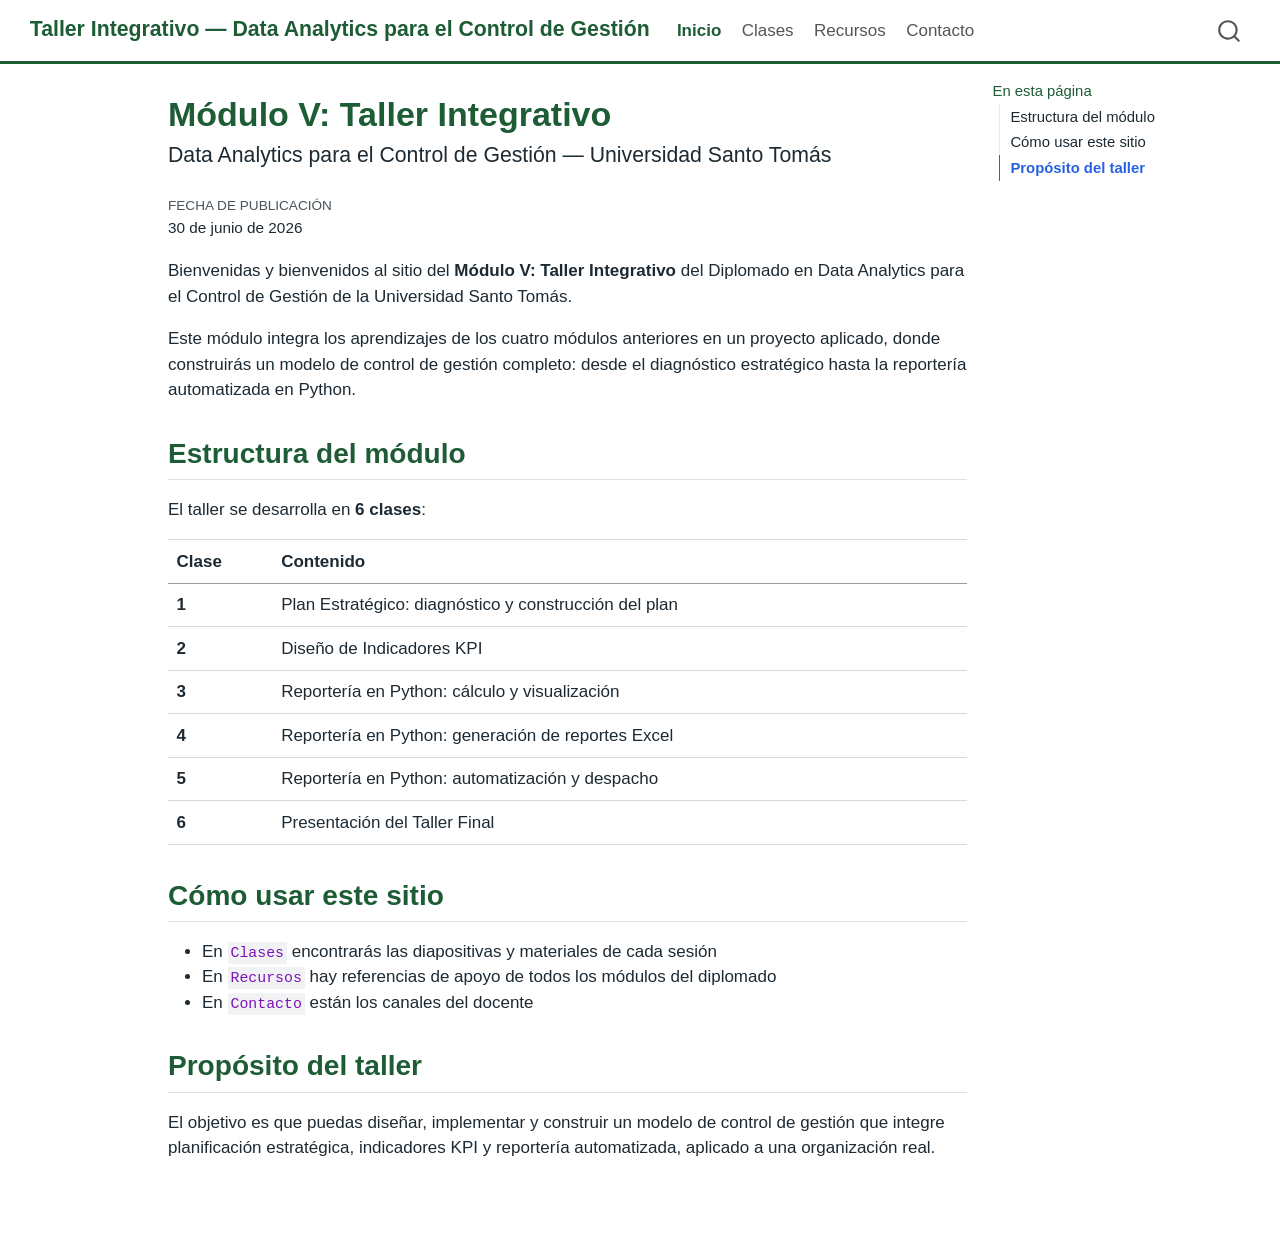
<file: docs/index.html>
<!DOCTYPE html>
<html xmlns="http://www.w3.org/1999/xhtml" lang="es" xml:lang="es"><head>

<meta charset="utf-8">
<meta name="generator" content="quarto-1.9.38">

<meta name="viewport" content="width=device-width, initial-scale=1.0, user-scalable=yes">


<title>Módulo V: Taller Integrativo – Taller Integrativo — Data Analytics para el Control de Gestión</title>
<style>
/* Default styles provided by pandoc.
** See https://pandoc.org/MANUAL.html#variables-for-html for config info.
*/
code{white-space: pre-wrap;}
span.smallcaps{font-variant: small-caps;}
div.columns{display: flex; gap: min(4vw, 1.5em);}
div.column{flex: auto; overflow-x: auto;}
div.hanging-indent{margin-left: 1.5em; text-indent: -1.5em;}
ul.task-list{list-style: none;}
ul.task-list li input[type="checkbox"] {
  width: 0.8em;
  margin: 0 0.8em 0.2em -1em; /* quarto-specific, see https://github.com/quarto-dev/quarto-cli/issues/4556 */ 
  vertical-align: middle;
}
</style>


<script src="site_libs/quarto-nav/quarto-nav.js"></script>
<script src="site_libs/quarto-nav/headroom.min.js"></script>
<script src="site_libs/clipboard/clipboard.min.js"></script>
<script src="site_libs/quarto-search/autocomplete.umd.js"></script>
<script src="site_libs/quarto-search/fuse.min.js"></script>
<script src="site_libs/quarto-search/quarto-search.js"></script>
<meta name="quarto:offset" content="./">
<script src="site_libs/quarto-html/quarto.js" type="module"></script>
<script src="site_libs/quarto-html/tabsets/tabsets.js" type="module"></script>
<script src="site_libs/quarto-html/popper.min.js"></script>
<script src="site_libs/quarto-html/tippy.umd.min.js"></script>
<script src="site_libs/quarto-html/anchor.min.js"></script>
<link href="site_libs/quarto-html/tippy.css" rel="stylesheet">
<link href="site_libs/quarto-html/quarto-syntax-highlighting-15634bcf2e68342d4ad2dfa704d543f6.css" rel="stylesheet" id="quarto-text-highlighting-styles">
<script src="site_libs/bootstrap/bootstrap.min.js"></script>
<link href="site_libs/bootstrap/bootstrap-icons.css" rel="stylesheet">
<link href="site_libs/bootstrap/bootstrap-a0f9fd0d421825b736dc1bbcbcba2219.min.css" rel="stylesheet" append-hash="true" id="quarto-bootstrap" data-mode="light">
<script id="quarto-search-options" type="application/json">{
  "location": "navbar",
  "copy-button": false,
  "collapse-after": 3,
  "panel-placement": "end",
  "type": "overlay",
  "limit": 50,
  "keyboard-shortcut": [
    "f",
    "/",
    "s"
  ],
  "show-item-context": false,
  "language": {
    "search-no-results-text": "No se han encontrado resultados",
    "search-matching-documents-text": "documentos encontrados",
    "search-copy-link-title": "Copiar el enlace en la búsqueda",
    "search-hide-matches-text": "Ocultar resultados adicionales",
    "search-more-match-text": "resultado adicional en este documento",
    "search-more-matches-text": "resultados adicionales en este documento",
    "search-clear-button-title": "Borrar",
    "search-text-placeholder": "",
    "search-detached-cancel-button-title": "Cancelar",
    "search-submit-button-title": "Enviar",
    "search-label": "Buscar"
  }
}</script>


<link rel="stylesheet" href="styles.css">
</head>

<body class="nav-fixed quarto-light">

<div id="quarto-search-results"></div>
  <header id="quarto-header" class="headroom fixed-top">
    <nav class="navbar navbar-expand-lg " data-bs-theme="dark">
      <div class="navbar-container container-fluid">
      <div class="navbar-brand-container mx-auto">
    <a class="navbar-brand" href="./index.html">
    <span class="navbar-title">Taller Integrativo — Data Analytics para el Control de Gestión</span>
    </a>
  </div>
            <div id="quarto-search" class="" title="Buscar"></div>
          <button class="navbar-toggler" type="button" data-bs-toggle="collapse" data-bs-target="#navbarCollapse" aria-controls="navbarCollapse" role="menu" aria-expanded="false" aria-label="Navegación de palanca" onclick="if (window.quartoToggleHeadroom) { window.quartoToggleHeadroom(); }">
  <span class="navbar-toggler-icon"></span>
</button>
          <div class="collapse navbar-collapse" id="navbarCollapse">
            <ul class="navbar-nav navbar-nav-scroll me-auto">
  <li class="nav-item">
    <a class="nav-link active" href="./index.html" aria-current="page"> 
<span class="menu-text">Inicio</span></a>
  </li>  
  <li class="nav-item">
    <a class="nav-link" href="./clases/index.html"> 
<span class="menu-text">Clases</span></a>
  </li>  
  <li class="nav-item">
    <a class="nav-link" href="./recursos.html"> 
<span class="menu-text">Recursos</span></a>
  </li>  
  <li class="nav-item">
    <a class="nav-link" href="./contacto.html"> 
<span class="menu-text">Contacto</span></a>
  </li>  
</ul>
          </div> <!-- /navcollapse -->
            <div class="quarto-navbar-tools">
</div>
      </div> <!-- /container-fluid -->
    </nav>
</header>
<!-- content -->
<div id="quarto-content" class="quarto-container page-columns page-rows-contents page-layout-article page-navbar">
<!-- sidebar -->
<!-- margin-sidebar -->
    <div id="quarto-margin-sidebar" class="sidebar margin-sidebar">
        <nav id="TOC" role="doc-toc" class="toc-active">
    <h2 id="toc-title">En esta página</h2>
   
  <ul>
  <li><a href="#estructura-del-módulo" id="toc-estructura-del-módulo" class="nav-link active" data-scroll-target="#estructura-del-módulo">Estructura del módulo</a></li>
  <li><a href="#cómo-usar-este-sitio" id="toc-cómo-usar-este-sitio" class="nav-link" data-scroll-target="#cómo-usar-este-sitio">Cómo usar este sitio</a></li>
  <li><a href="#propósito-del-taller" id="toc-propósito-del-taller" class="nav-link" data-scroll-target="#propósito-del-taller">Propósito del taller</a></li>
  </ul>
</nav>
    </div>
<!-- main -->
<main class="content" id="quarto-document-content">

<header id="title-block-header" class="quarto-title-block default">
<div class="quarto-title">
<h1 class="title">Módulo V: Taller Integrativo</h1>
<p class="subtitle lead">Data Analytics para el Control de Gestión — Universidad Santo Tomás</p>
</div>



<div class="quarto-title-meta">

    
    <div>
    <div class="quarto-title-meta-heading">Fecha de publicación</div>
    <div class="quarto-title-meta-contents">
      <p class="date">30 de junio de 2026</p>
    </div>
  </div>
  
    
  </div>
  


</header>


<p>Bienvenidas y bienvenidos al sitio del <strong>Módulo V: Taller Integrativo</strong> del Diplomado en Data Analytics para el Control de Gestión de la Universidad Santo Tomás.</p>
<p>Este módulo integra los aprendizajes de los cuatro módulos anteriores en un proyecto aplicado, donde construirás un modelo de control de gestión completo: desde el diagnóstico estratégico hasta la reportería automatizada en Python.</p>
<section id="estructura-del-módulo" class="level2">
<h2 class="anchored" data-anchor-id="estructura-del-módulo">Estructura del módulo</h2>
<p>El taller se desarrolla en <strong>6 clases</strong>:</p>
<table class="caption-top table">
<thead>
<tr class="header">
<th>Clase</th>
<th>Contenido</th>
</tr>
</thead>
<tbody>
<tr class="odd">
<td><strong>1</strong></td>
<td>Plan Estratégico: diagnóstico y construcción del plan</td>
</tr>
<tr class="even">
<td><strong>2</strong></td>
<td>Diseño de Indicadores KPI</td>
</tr>
<tr class="odd">
<td><strong>3</strong></td>
<td>Reportería en Python: cálculo y visualización</td>
</tr>
<tr class="even">
<td><strong>4</strong></td>
<td>Reportería en Python: generación de reportes Excel</td>
</tr>
<tr class="odd">
<td><strong>5</strong></td>
<td>Reportería en Python: automatización y despacho</td>
</tr>
<tr class="even">
<td><strong>6</strong></td>
<td>Presentación del Taller Final</td>
</tr>
</tbody>
</table>
</section>
<section id="cómo-usar-este-sitio" class="level2">
<h2 class="anchored" data-anchor-id="cómo-usar-este-sitio">Cómo usar este sitio</h2>
<ul>
<li>En <code>Clases</code> encontrarás las diapositivas y materiales de cada sesión</li>
<li>En <code>Recursos</code> hay referencias de apoyo de todos los módulos del diplomado</li>
<li>En <code>Contacto</code> están los canales del docente</li>
</ul>
</section>
<section id="propósito-del-taller" class="level2">
<h2 class="anchored" data-anchor-id="propósito-del-taller">Propósito del taller</h2>
<p>El objetivo es que puedas diseñar, implementar y construir un modelo de control de gestión que integre planificación estratégica, indicadores KPI y reportería automatizada, aplicado a una organización real.</p>


</section>

</main> <!-- /main -->
<script id="quarto-html-after-body" type="application/javascript">
  window.document.addEventListener("DOMContentLoaded", function (event) {
    const icon = "";
    const anchorJS = new window.AnchorJS();
    anchorJS.options = {
      placement: 'right',
      icon: icon
    };
    anchorJS.add('.anchored');
    const isCodeAnnotation = (el) => {
      for (const clz of el.classList) {
        if (clz.startsWith('code-annotation-')) {                     
          return true;
        }
      }
      return false;
    }
    const onCopySuccess = function(e) {
      // button target
      const button = e.trigger;
      // don't keep focus
      button.blur();
      // flash "checked"
      button.classList.add('code-copy-button-checked');
      var currentTitle = button.getAttribute("title");
      button.setAttribute("title", "Copiado");
      let tooltip;
      if (window.bootstrap) {
        button.setAttribute("data-bs-toggle", "tooltip");
        button.setAttribute("data-bs-placement", "left");
        button.setAttribute("data-bs-title", "Copiado");
        tooltip = new bootstrap.Tooltip(button, 
          { trigger: "manual", 
            customClass: "code-copy-button-tooltip",
            offset: [0, -8]});
        tooltip.show();    
      }
      setTimeout(function() {
        if (tooltip) {
          tooltip.hide();
          button.removeAttribute("data-bs-title");
          button.removeAttribute("data-bs-toggle");
          button.removeAttribute("data-bs-placement");
        }
        button.setAttribute("title", currentTitle);
        button.classList.remove('code-copy-button-checked');
      }, 1000);
      // clear code selection
      e.clearSelection();
    }
    const getTextToCopy = function(trigger) {
      const outerScaffold = trigger.parentElement.cloneNode(true);
      const codeEl = outerScaffold.querySelector('code');
      for (const childEl of codeEl.children) {
        if (isCodeAnnotation(childEl)) {
          childEl.remove();
        }
      }
      return codeEl.innerText;
    }
    const clipboard = new window.ClipboardJS('.code-copy-button:not([data-in-quarto-modal])', {
      text: getTextToCopy
    });
    clipboard.on('success', onCopySuccess);
    if (window.document.getElementById('quarto-embedded-source-code-modal')) {
      const clipboardModal = new window.ClipboardJS('.code-copy-button[data-in-quarto-modal]', {
        text: getTextToCopy,
        container: window.document.getElementById('quarto-embedded-source-code-modal')
      });
      clipboardModal.on('success', onCopySuccess);
    }
      var localhostRegex = new RegExp(/^(?:http|https):\/\/localhost\:?[0-9]*\//);
      var mailtoRegex = new RegExp(/^mailto:/);
        var filterRegex = new RegExp('/' + window.location.host + '/');
      var isInternal = (href) => {
          return filterRegex.test(href) || localhostRegex.test(href) || mailtoRegex.test(href);
      }
      // Inspect non-navigation links and adorn them if external
     var links = window.document.querySelectorAll('a[href]:not(.nav-link):not(.navbar-brand):not(.toc-action):not(.sidebar-link):not(.sidebar-item-toggle):not(.pagination-link):not(.no-external):not([aria-hidden]):not(.dropdown-item):not(.quarto-navigation-tool):not(.about-link)');
      for (var i=0; i<links.length; i++) {
        const link = links[i];
        if (!isInternal(link.href)) {
          // undo the damage that might have been done by quarto-nav.js in the case of
          // links that we want to consider external
          if (link.dataset.originalHref !== undefined) {
            link.href = link.dataset.originalHref;
          }
        }
      }
    function tippyHover(el, contentFn, onTriggerFn, onUntriggerFn) {
      const config = {
        allowHTML: true,
        maxWidth: 500,
        delay: 100,
        arrow: false,
        appendTo: function(el) {
            return el.parentElement;
        },
        interactive: true,
        interactiveBorder: 10,
        theme: 'quarto',
        placement: 'bottom-start',
      };
      if (contentFn) {
        config.content = contentFn;
      }
      if (onTriggerFn) {
        config.onTrigger = onTriggerFn;
      }
      if (onUntriggerFn) {
        config.onUntrigger = onUntriggerFn;
      }
      window.tippy(el, config); 
    }
    const noterefs = window.document.querySelectorAll('a[role="doc-noteref"]');
    for (var i=0; i<noterefs.length; i++) {
      const ref = noterefs[i];
      tippyHover(ref, function() {
        // use id or data attribute instead here
        let href = ref.getAttribute('data-footnote-href') || ref.getAttribute('href');
        try { href = new URL(href).hash; } catch {}
        const id = href.replace(/^#\/?/, "");
        const note = window.document.getElementById(id);
        if (note) {
          return note.innerHTML;
        } else {
          return "";
        }
      });
    }
    const xrefs = window.document.querySelectorAll('a.quarto-xref');
    const processXRef = (id, note) => {
      // Strip column container classes
      const stripColumnClz = (el) => {
        el.classList.remove("page-full", "page-columns");
        if (el.children) {
          for (const child of el.children) {
            stripColumnClz(child);
          }
        }
      }
      stripColumnClz(note)
      if (id === null || id.startsWith('sec-')) {
        // Special case sections, only their first couple elements
        const container = document.createElement("div");
        if (note.children && note.children.length > 2) {
          container.appendChild(note.children[0].cloneNode(true));
          for (let i = 1; i < note.children.length; i++) {
            const child = note.children[i];
            if (child.tagName === "P" && child.innerText === "") {
              continue;
            } else {
              container.appendChild(child.cloneNode(true));
              break;
            }
          }
          if (window.Quarto?.typesetMath) {
            window.Quarto.typesetMath(container);
          }
          return container.innerHTML
        } else {
          if (window.Quarto?.typesetMath) {
            window.Quarto.typesetMath(note);
          }
          return note.innerHTML;
        }
      } else {
        // Remove any anchor links if they are present
        const anchorLink = note.querySelector('a.anchorjs-link');
        if (anchorLink) {
          anchorLink.remove();
        }
        if (window.Quarto?.typesetMath) {
          window.Quarto.typesetMath(note);
        }
        if (note.classList.contains("callout")) {
          return note.outerHTML;
        } else {
          return note.innerHTML;
        }
      }
    }
    for (var i=0; i<xrefs.length; i++) {
      const xref = xrefs[i];
      tippyHover(xref, undefined, function(instance) {
        instance.disable();
        let url = xref.getAttribute('href');
        let hash = undefined; 
        if (url.startsWith('#')) {
          hash = url;
        } else {
          try { hash = new URL(url).hash; } catch {}
        }
        if (hash) {
          const id = hash.replace(/^#\/?/, "");
          const note = window.document.getElementById(id);
          if (note !== null) {
            try {
              const html = processXRef(id, note.cloneNode(true));
              instance.setContent(html);
            } finally {
              instance.enable();
              instance.show();
            }
          } else {
            // See if we can fetch this
            fetch(url.split('#')[0])
            .then(res => res.text())
            .then(html => {
              const parser = new DOMParser();
              const htmlDoc = parser.parseFromString(html, "text/html");
              const note = htmlDoc.getElementById(id);
              if (note !== null) {
                const html = processXRef(id, note);
                instance.setContent(html);
              } 
            }).finally(() => {
              instance.enable();
              instance.show();
            });
          }
        } else {
          // See if we can fetch a full url (with no hash to target)
          // This is a special case and we should probably do some content thinning / targeting
          fetch(url)
          .then(res => res.text())
          .then(html => {
            const parser = new DOMParser();
            const htmlDoc = parser.parseFromString(html, "text/html");
            const note = htmlDoc.querySelector('main.content');
            if (note !== null) {
              // This should only happen for chapter cross references
              // (since there is no id in the URL)
              // remove the first header
              if (note.children.length > 0 && note.children[0].tagName === "HEADER") {
                note.children[0].remove();
              }
              const html = processXRef(null, note);
              instance.setContent(html);
            } 
          }).finally(() => {
            instance.enable();
            instance.show();
          });
        }
      }, function(instance) {
      });
    }
        let selectedAnnoteEl;
        const selectorForAnnotation = ( cell, annotation) => {
          let cellAttr = 'data-code-cell="' + cell + '"';
          let lineAttr = 'data-code-annotation="' +  annotation + '"';
          const selector = 'span[' + cellAttr + '][' + lineAttr + ']';
          return selector;
        }
        const selectCodeLines = (annoteEl) => {
          const doc = window.document;
          const targetCell = annoteEl.getAttribute("data-target-cell");
          const targetAnnotation = annoteEl.getAttribute("data-target-annotation");
          const annoteSpan = window.document.querySelector(selectorForAnnotation(targetCell, targetAnnotation));
          const lines = annoteSpan.getAttribute("data-code-lines").split(",");
          const lineIds = lines.map((line) => {
            return targetCell + "-" + line;
          })
          let top = null;
          let height = null;
          let parent = null;
          if (lineIds.length > 0) {
              //compute the position of the single el (top and bottom and make a div)
              const el = window.document.getElementById(lineIds[0]);
              top = el.offsetTop;
              height = el.offsetHeight;
              parent = el.parentElement.parentElement;
            if (lineIds.length > 1) {
              const lastEl = window.document.getElementById(lineIds[lineIds.length - 1]);
              const bottom = lastEl.offsetTop + lastEl.offsetHeight;
              height = bottom - top;
            }
            if (top !== null && height !== null && parent !== null) {
              // cook up a div (if necessary) and position it 
              let div = window.document.getElementById("code-annotation-line-highlight");
              if (div === null) {
                div = window.document.createElement("div");
                div.setAttribute("id", "code-annotation-line-highlight");
                div.style.position = 'absolute';
                parent.appendChild(div);
              }
              div.style.top = top - 2 + "px";
              div.style.height = height + 4 + "px";
              div.style.left = 0;
              let gutterDiv = window.document.getElementById("code-annotation-line-highlight-gutter");
              if (gutterDiv === null) {
                gutterDiv = window.document.createElement("div");
                gutterDiv.setAttribute("id", "code-annotation-line-highlight-gutter");
                gutterDiv.style.position = 'absolute';
                const codeCell = window.document.getElementById(targetCell);
                const gutter = codeCell.querySelector('.code-annotation-gutter');
                gutter.appendChild(gutterDiv);
              }
              gutterDiv.style.top = top - 2 + "px";
              gutterDiv.style.height = height + 4 + "px";
            }
            selectedAnnoteEl = annoteEl;
          }
        };
        const unselectCodeLines = () => {
          const elementsIds = ["code-annotation-line-highlight", "code-annotation-line-highlight-gutter"];
          elementsIds.forEach((elId) => {
            const div = window.document.getElementById(elId);
            if (div) {
              div.remove();
            }
          });
          selectedAnnoteEl = undefined;
        };
          // Handle positioning of the toggle
      window.addEventListener(
        "resize",
        throttle(() => {
          elRect = undefined;
          if (selectedAnnoteEl) {
            selectCodeLines(selectedAnnoteEl);
          }
        }, 10)
      );
      function throttle(fn, ms) {
      let throttle = false;
      let timer;
        return (...args) => {
          if(!throttle) { // first call gets through
              fn.apply(this, args);
              throttle = true;
          } else { // all the others get throttled
              if(timer) clearTimeout(timer); // cancel #2
              timer = setTimeout(() => {
                fn.apply(this, args);
                timer = throttle = false;
              }, ms);
          }
        };
      }
        // Attach click handler to the DT
        const annoteDls = window.document.querySelectorAll('dt[data-target-cell]');
        for (const annoteDlNode of annoteDls) {
          annoteDlNode.addEventListener('click', (event) => {
            const clickedEl = event.target;
            if (clickedEl !== selectedAnnoteEl) {
              unselectCodeLines();
              const activeEl = window.document.querySelector('dt[data-target-cell].code-annotation-active');
              if (activeEl) {
                activeEl.classList.remove('code-annotation-active');
              }
              selectCodeLines(clickedEl);
              clickedEl.classList.add('code-annotation-active');
            } else {
              // Unselect the line
              unselectCodeLines();
              clickedEl.classList.remove('code-annotation-active');
            }
          });
        }
    const findCites = (el) => {
      const parentEl = el.parentElement;
      if (parentEl) {
        const cites = parentEl.dataset.cites;
        if (cites) {
          return {
            el,
            cites: cites.split(' ')
          };
        } else {
          return findCites(el.parentElement)
        }
      } else {
        return undefined;
      }
    };
    var bibliorefs = window.document.querySelectorAll('a[role="doc-biblioref"]');
    for (var i=0; i<bibliorefs.length; i++) {
      const ref = bibliorefs[i];
      const citeInfo = findCites(ref);
      if (citeInfo) {
        tippyHover(citeInfo.el, function() {
          var popup = window.document.createElement('div');
          citeInfo.cites.forEach(function(cite) {
            var citeDiv = window.document.createElement('div');
            citeDiv.classList.add('hanging-indent');
            citeDiv.classList.add('csl-entry');
            var biblioDiv = window.document.getElementById('ref-' + cite);
            if (biblioDiv) {
              citeDiv.innerHTML = biblioDiv.innerHTML;
            }
            popup.appendChild(citeDiv);
          });
          return popup.innerHTML;
        });
      }
    }
  });
  </script>
</div> <!-- /content -->




</body></html>
</file>
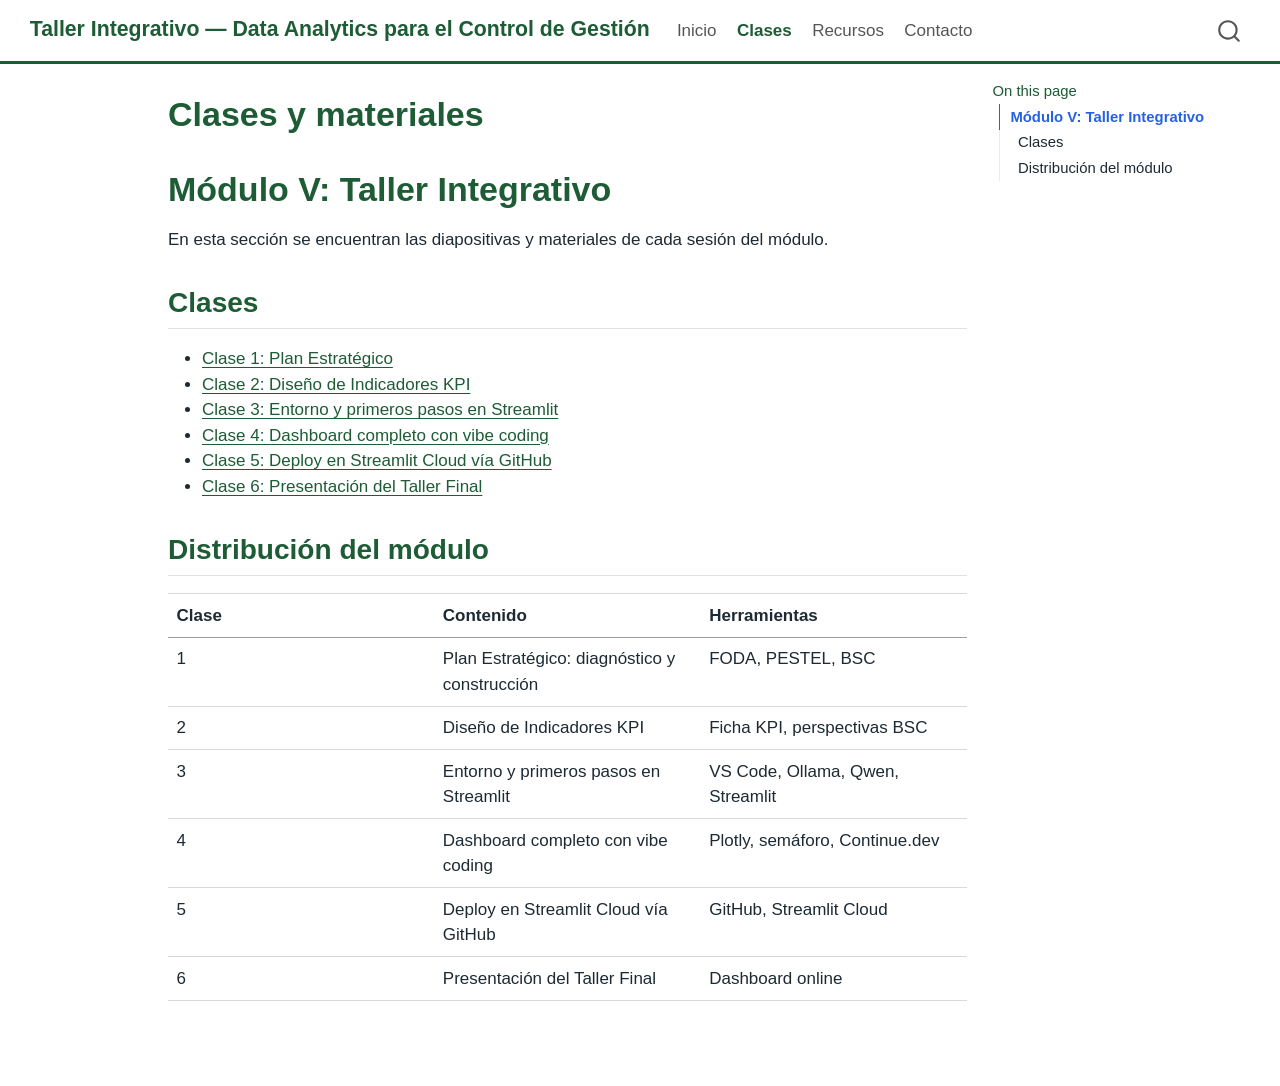
<file: docs/clases/index.html>
<!DOCTYPE html>
<html xmlns="http://www.w3.org/1999/xhtml" lang="en" xml:lang="en"><head>

<meta charset="utf-8">
<meta name="generator" content="quarto-1.9.38">

<meta name="viewport" content="width=device-width, initial-scale=1.0, user-scalable=yes">


<title>Clases y materiales – Taller Integrativo — Data Analytics para el Control de Gestión</title>
<style>
/* Default styles provided by pandoc.
** See https://pandoc.org/MANUAL.html#variables-for-html for config info.
*/
code{white-space: pre-wrap;}
span.smallcaps{font-variant: small-caps;}
div.columns{display: flex; gap: min(4vw, 1.5em);}
div.column{flex: auto; overflow-x: auto;}
div.hanging-indent{margin-left: 1.5em; text-indent: -1.5em;}
ul.task-list{list-style: none;}
ul.task-list li input[type="checkbox"] {
  width: 0.8em;
  margin: 0 0.8em 0.2em -1em; /* quarto-specific, see https://github.com/quarto-dev/quarto-cli/issues/4556 */ 
  vertical-align: middle;
}
</style>


<script src="../site_libs/quarto-nav/quarto-nav.js"></script>
<script src="../site_libs/quarto-nav/headroom.min.js"></script>
<script src="../site_libs/clipboard/clipboard.min.js"></script>
<script src="../site_libs/quarto-search/autocomplete.umd.js"></script>
<script src="../site_libs/quarto-search/fuse.min.js"></script>
<script src="../site_libs/quarto-search/quarto-search.js"></script>
<meta name="quarto:offset" content="../">
<script src="../site_libs/quarto-html/quarto.js" type="module"></script>
<script src="../site_libs/quarto-html/tabsets/tabsets.js" type="module"></script>
<script src="../site_libs/quarto-html/popper.min.js"></script>
<script src="../site_libs/quarto-html/tippy.umd.min.js"></script>
<script src="../site_libs/quarto-html/anchor.min.js"></script>
<link href="../site_libs/quarto-html/tippy.css" rel="stylesheet">
<link href="../site_libs/quarto-html/quarto-syntax-highlighting-15634bcf2e68342d4ad2dfa704d543f6.css" rel="stylesheet" id="quarto-text-highlighting-styles">
<script src="../site_libs/bootstrap/bootstrap.min.js"></script>
<link href="../site_libs/bootstrap/bootstrap-icons.css" rel="stylesheet">
<link href="../site_libs/bootstrap/bootstrap-a0f9fd0d421825b736dc1bbcbcba2219.min.css" rel="stylesheet" append-hash="true" id="quarto-bootstrap" data-mode="light">
<script id="quarto-search-options" type="application/json">{
  "location": "navbar",
  "copy-button": false,
  "collapse-after": 3,
  "panel-placement": "end",
  "type": "overlay",
  "limit": 50,
  "keyboard-shortcut": [
    "f",
    "/",
    "s"
  ],
  "show-item-context": false,
  "language": {
    "search-no-results-text": "No results",
    "search-matching-documents-text": "matching documents",
    "search-copy-link-title": "Copy link to search",
    "search-hide-matches-text": "Hide additional matches",
    "search-more-match-text": "more match in this document",
    "search-more-matches-text": "more matches in this document",
    "search-clear-button-title": "Clear",
    "search-text-placeholder": "",
    "search-detached-cancel-button-title": "Cancel",
    "search-submit-button-title": "Submit",
    "search-label": "Search"
  }
}</script>


<link rel="stylesheet" href="../styles.css">
</head>

<body class="nav-fixed quarto-light">

<div id="quarto-search-results"></div>
  <header id="quarto-header" class="headroom fixed-top">
    <nav class="navbar navbar-expand-lg " data-bs-theme="dark">
      <div class="navbar-container container-fluid">
      <div class="navbar-brand-container mx-auto">
    <a class="navbar-brand" href="../index.html">
    <span class="navbar-title">Taller Integrativo — Data Analytics para el Control de Gestión</span>
    </a>
  </div>
            <div id="quarto-search" class="" title="Search"></div>
          <button class="navbar-toggler" type="button" data-bs-toggle="collapse" data-bs-target="#navbarCollapse" aria-controls="navbarCollapse" role="menu" aria-expanded="false" aria-label="Toggle navigation" onclick="if (window.quartoToggleHeadroom) { window.quartoToggleHeadroom(); }">
  <span class="navbar-toggler-icon"></span>
</button>
          <div class="collapse navbar-collapse" id="navbarCollapse">
            <ul class="navbar-nav navbar-nav-scroll me-auto">
  <li class="nav-item">
    <a class="nav-link" href="../index.html"> 
<span class="menu-text">Inicio</span></a>
  </li>  
  <li class="nav-item">
    <a class="nav-link active" href="../clases/index.html" aria-current="page"> 
<span class="menu-text">Clases</span></a>
  </li>  
  <li class="nav-item">
    <a class="nav-link" href="../recursos.html"> 
<span class="menu-text">Recursos</span></a>
  </li>  
  <li class="nav-item">
    <a class="nav-link" href="../contacto.html"> 
<span class="menu-text">Contacto</span></a>
  </li>  
</ul>
          </div> <!-- /navcollapse -->
            <div class="quarto-navbar-tools">
</div>
      </div> <!-- /container-fluid -->
    </nav>
</header>
<!-- content -->
<div id="quarto-content" class="quarto-container page-columns page-rows-contents page-layout-article page-navbar">
<!-- sidebar -->
<!-- margin-sidebar -->
    <div id="quarto-margin-sidebar" class="sidebar margin-sidebar">
        <nav id="TOC" role="doc-toc" class="toc-active">
    <h2 id="toc-title">On this page</h2>
   
  <ul>
  <li><a href="#módulo-v-taller-integrativo" id="toc-módulo-v-taller-integrativo" class="nav-link active" data-scroll-target="#módulo-v-taller-integrativo">Módulo V: Taller Integrativo</a>
  <ul class="collapse">
  <li><a href="#clases" id="toc-clases" class="nav-link" data-scroll-target="#clases">Clases</a></li>
  <li><a href="#distribución-del-módulo" id="toc-distribución-del-módulo" class="nav-link" data-scroll-target="#distribución-del-módulo">Distribución del módulo</a></li>
  </ul></li>
  </ul>
</nav>
    </div>
<!-- main -->
<main class="content" id="quarto-document-content">

<header id="title-block-header" class="quarto-title-block default">
<div class="quarto-title">
<h1 class="title">Clases y materiales</h1>
</div>



<div class="quarto-title-meta">

    
  
    
  </div>
  


</header>


<section id="módulo-v-taller-integrativo" class="level1">
<h1>Módulo V: Taller Integrativo</h1>
<p>En esta sección se encuentran las diapositivas y materiales de cada sesión del módulo.</p>
<section id="clases" class="level2">
<h2 class="anchored" data-anchor-id="clases">Clases</h2>
<ul>
<li><a href="../clases/m05-clase01-introduccion-diagnostico.html">Clase 1: Plan Estratégico</a></li>
<li><a href="../clases/m05-clase02-plan-estrategico.html">Clase 2: Diseño de Indicadores KPI</a></li>
<li><a href="../clases/m05-clase03-kpi-diseno.html">Clase 3: Entorno y primeros pasos en Streamlit</a></li>
<li><a href="../clases/m05-clase04-kpi-python.html">Clase 4: Dashboard completo con vibe coding</a></li>
<li><a href="../clases/m05-clase05-reporteria-python.html">Clase 5: Deploy en Streamlit Cloud vía GitHub</a></li>
<li><a href="../clases/m05-clase06-presentacion-taller.html">Clase 6: Presentación del Taller Final</a></li>
</ul>
</section>
<section id="distribución-del-módulo" class="level2">
<h2 class="anchored" data-anchor-id="distribución-del-módulo">Distribución del módulo</h2>
<table class="caption-top table">
<colgroup>
<col style="width: 33%">
<col style="width: 33%">
<col style="width: 33%">
</colgroup>
<thead>
<tr class="header">
<th>Clase</th>
<th>Contenido</th>
<th>Herramientas</th>
</tr>
</thead>
<tbody>
<tr class="odd">
<td>1</td>
<td>Plan Estratégico: diagnóstico y construcción</td>
<td>FODA, PESTEL, BSC</td>
</tr>
<tr class="even">
<td>2</td>
<td>Diseño de Indicadores KPI</td>
<td>Ficha KPI, perspectivas BSC</td>
</tr>
<tr class="odd">
<td>3</td>
<td>Entorno y primeros pasos en Streamlit</td>
<td>VS Code, Ollama, Qwen, Streamlit</td>
</tr>
<tr class="even">
<td>4</td>
<td>Dashboard completo con vibe coding</td>
<td>Plotly, semáforo, Continue.dev</td>
</tr>
<tr class="odd">
<td>5</td>
<td>Deploy en Streamlit Cloud vía GitHub</td>
<td>GitHub, Streamlit Cloud</td>
</tr>
<tr class="even">
<td>6</td>
<td>Presentación del Taller Final</td>
<td>Dashboard online</td>
</tr>
</tbody>
</table>


</section>
</section>

</main> <!-- /main -->
<script id="quarto-html-after-body" type="application/javascript">
  window.document.addEventListener("DOMContentLoaded", function (event) {
    const icon = "";
    const anchorJS = new window.AnchorJS();
    anchorJS.options = {
      placement: 'right',
      icon: icon
    };
    anchorJS.add('.anchored');
    const isCodeAnnotation = (el) => {
      for (const clz of el.classList) {
        if (clz.startsWith('code-annotation-')) {                     
          return true;
        }
      }
      return false;
    }
    const onCopySuccess = function(e) {
      // button target
      const button = e.trigger;
      // don't keep focus
      button.blur();
      // flash "checked"
      button.classList.add('code-copy-button-checked');
      var currentTitle = button.getAttribute("title");
      button.setAttribute("title", "Copied!");
      let tooltip;
      if (window.bootstrap) {
        button.setAttribute("data-bs-toggle", "tooltip");
        button.setAttribute("data-bs-placement", "left");
        button.setAttribute("data-bs-title", "Copied!");
        tooltip = new bootstrap.Tooltip(button, 
          { trigger: "manual", 
            customClass: "code-copy-button-tooltip",
            offset: [0, -8]});
        tooltip.show();    
      }
      setTimeout(function() {
        if (tooltip) {
          tooltip.hide();
          button.removeAttribute("data-bs-title");
          button.removeAttribute("data-bs-toggle");
          button.removeAttribute("data-bs-placement");
        }
        button.setAttribute("title", currentTitle);
        button.classList.remove('code-copy-button-checked');
      }, 1000);
      // clear code selection
      e.clearSelection();
    }
    const getTextToCopy = function(trigger) {
      const outerScaffold = trigger.parentElement.cloneNode(true);
      const codeEl = outerScaffold.querySelector('code');
      for (const childEl of codeEl.children) {
        if (isCodeAnnotation(childEl)) {
          childEl.remove();
        }
      }
      return codeEl.innerText;
    }
    const clipboard = new window.ClipboardJS('.code-copy-button:not([data-in-quarto-modal])', {
      text: getTextToCopy
    });
    clipboard.on('success', onCopySuccess);
    if (window.document.getElementById('quarto-embedded-source-code-modal')) {
      const clipboardModal = new window.ClipboardJS('.code-copy-button[data-in-quarto-modal]', {
        text: getTextToCopy,
        container: window.document.getElementById('quarto-embedded-source-code-modal')
      });
      clipboardModal.on('success', onCopySuccess);
    }
      var localhostRegex = new RegExp(/^(?:http|https):\/\/localhost\:?[0-9]*\//);
      var mailtoRegex = new RegExp(/^mailto:/);
        var filterRegex = new RegExp('/' + window.location.host + '/');
      var isInternal = (href) => {
          return filterRegex.test(href) || localhostRegex.test(href) || mailtoRegex.test(href);
      }
      // Inspect non-navigation links and adorn them if external
     var links = window.document.querySelectorAll('a[href]:not(.nav-link):not(.navbar-brand):not(.toc-action):not(.sidebar-link):not(.sidebar-item-toggle):not(.pagination-link):not(.no-external):not([aria-hidden]):not(.dropdown-item):not(.quarto-navigation-tool):not(.about-link)');
      for (var i=0; i<links.length; i++) {
        const link = links[i];
        if (!isInternal(link.href)) {
          // undo the damage that might have been done by quarto-nav.js in the case of
          // links that we want to consider external
          if (link.dataset.originalHref !== undefined) {
            link.href = link.dataset.originalHref;
          }
        }
      }
    function tippyHover(el, contentFn, onTriggerFn, onUntriggerFn) {
      const config = {
        allowHTML: true,
        maxWidth: 500,
        delay: 100,
        arrow: false,
        appendTo: function(el) {
            return el.parentElement;
        },
        interactive: true,
        interactiveBorder: 10,
        theme: 'quarto',
        placement: 'bottom-start',
      };
      if (contentFn) {
        config.content = contentFn;
      }
      if (onTriggerFn) {
        config.onTrigger = onTriggerFn;
      }
      if (onUntriggerFn) {
        config.onUntrigger = onUntriggerFn;
      }
      window.tippy(el, config); 
    }
    const noterefs = window.document.querySelectorAll('a[role="doc-noteref"]');
    for (var i=0; i<noterefs.length; i++) {
      const ref = noterefs[i];
      tippyHover(ref, function() {
        // use id or data attribute instead here
        let href = ref.getAttribute('data-footnote-href') || ref.getAttribute('href');
        try { href = new URL(href).hash; } catch {}
        const id = href.replace(/^#\/?/, "");
        const note = window.document.getElementById(id);
        if (note) {
          return note.innerHTML;
        } else {
          return "";
        }
      });
    }
    const xrefs = window.document.querySelectorAll('a.quarto-xref');
    const processXRef = (id, note) => {
      // Strip column container classes
      const stripColumnClz = (el) => {
        el.classList.remove("page-full", "page-columns");
        if (el.children) {
          for (const child of el.children) {
            stripColumnClz(child);
          }
        }
      }
      stripColumnClz(note)
      if (id === null || id.startsWith('sec-')) {
        // Special case sections, only their first couple elements
        const container = document.createElement("div");
        if (note.children && note.children.length > 2) {
          container.appendChild(note.children[0].cloneNode(true));
          for (let i = 1; i < note.children.length; i++) {
            const child = note.children[i];
            if (child.tagName === "P" && child.innerText === "") {
              continue;
            } else {
              container.appendChild(child.cloneNode(true));
              break;
            }
          }
          if (window.Quarto?.typesetMath) {
            window.Quarto.typesetMath(container);
          }
          return container.innerHTML
        } else {
          if (window.Quarto?.typesetMath) {
            window.Quarto.typesetMath(note);
          }
          return note.innerHTML;
        }
      } else {
        // Remove any anchor links if they are present
        const anchorLink = note.querySelector('a.anchorjs-link');
        if (anchorLink) {
          anchorLink.remove();
        }
        if (window.Quarto?.typesetMath) {
          window.Quarto.typesetMath(note);
        }
        if (note.classList.contains("callout")) {
          return note.outerHTML;
        } else {
          return note.innerHTML;
        }
      }
    }
    for (var i=0; i<xrefs.length; i++) {
      const xref = xrefs[i];
      tippyHover(xref, undefined, function(instance) {
        instance.disable();
        let url = xref.getAttribute('href');
        let hash = undefined; 
        if (url.startsWith('#')) {
          hash = url;
        } else {
          try { hash = new URL(url).hash; } catch {}
        }
        if (hash) {
          const id = hash.replace(/^#\/?/, "");
          const note = window.document.getElementById(id);
          if (note !== null) {
            try {
              const html = processXRef(id, note.cloneNode(true));
              instance.setContent(html);
            } finally {
              instance.enable();
              instance.show();
            }
          } else {
            // See if we can fetch this
            fetch(url.split('#')[0])
            .then(res => res.text())
            .then(html => {
              const parser = new DOMParser();
              const htmlDoc = parser.parseFromString(html, "text/html");
              const note = htmlDoc.getElementById(id);
              if (note !== null) {
                const html = processXRef(id, note);
                instance.setContent(html);
              } 
            }).finally(() => {
              instance.enable();
              instance.show();
            });
          }
        } else {
          // See if we can fetch a full url (with no hash to target)
          // This is a special case and we should probably do some content thinning / targeting
          fetch(url)
          .then(res => res.text())
          .then(html => {
            const parser = new DOMParser();
            const htmlDoc = parser.parseFromString(html, "text/html");
            const note = htmlDoc.querySelector('main.content');
            if (note !== null) {
              // This should only happen for chapter cross references
              // (since there is no id in the URL)
              // remove the first header
              if (note.children.length > 0 && note.children[0].tagName === "HEADER") {
                note.children[0].remove();
              }
              const html = processXRef(null, note);
              instance.setContent(html);
            } 
          }).finally(() => {
            instance.enable();
            instance.show();
          });
        }
      }, function(instance) {
      });
    }
        let selectedAnnoteEl;
        const selectorForAnnotation = ( cell, annotation) => {
          let cellAttr = 'data-code-cell="' + cell + '"';
          let lineAttr = 'data-code-annotation="' +  annotation + '"';
          const selector = 'span[' + cellAttr + '][' + lineAttr + ']';
          return selector;
        }
        const selectCodeLines = (annoteEl) => {
          const doc = window.document;
          const targetCell = annoteEl.getAttribute("data-target-cell");
          const targetAnnotation = annoteEl.getAttribute("data-target-annotation");
          const annoteSpan = window.document.querySelector(selectorForAnnotation(targetCell, targetAnnotation));
          const lines = annoteSpan.getAttribute("data-code-lines").split(",");
          const lineIds = lines.map((line) => {
            return targetCell + "-" + line;
          })
          let top = null;
          let height = null;
          let parent = null;
          if (lineIds.length > 0) {
              //compute the position of the single el (top and bottom and make a div)
              const el = window.document.getElementById(lineIds[0]);
              top = el.offsetTop;
              height = el.offsetHeight;
              parent = el.parentElement.parentElement;
            if (lineIds.length > 1) {
              const lastEl = window.document.getElementById(lineIds[lineIds.length - 1]);
              const bottom = lastEl.offsetTop + lastEl.offsetHeight;
              height = bottom - top;
            }
            if (top !== null && height !== null && parent !== null) {
              // cook up a div (if necessary) and position it 
              let div = window.document.getElementById("code-annotation-line-highlight");
              if (div === null) {
                div = window.document.createElement("div");
                div.setAttribute("id", "code-annotation-line-highlight");
                div.style.position = 'absolute';
                parent.appendChild(div);
              }
              div.style.top = top - 2 + "px";
              div.style.height = height + 4 + "px";
              div.style.left = 0;
              let gutterDiv = window.document.getElementById("code-annotation-line-highlight-gutter");
              if (gutterDiv === null) {
                gutterDiv = window.document.createElement("div");
                gutterDiv.setAttribute("id", "code-annotation-line-highlight-gutter");
                gutterDiv.style.position = 'absolute';
                const codeCell = window.document.getElementById(targetCell);
                const gutter = codeCell.querySelector('.code-annotation-gutter');
                gutter.appendChild(gutterDiv);
              }
              gutterDiv.style.top = top - 2 + "px";
              gutterDiv.style.height = height + 4 + "px";
            }
            selectedAnnoteEl = annoteEl;
          }
        };
        const unselectCodeLines = () => {
          const elementsIds = ["code-annotation-line-highlight", "code-annotation-line-highlight-gutter"];
          elementsIds.forEach((elId) => {
            const div = window.document.getElementById(elId);
            if (div) {
              div.remove();
            }
          });
          selectedAnnoteEl = undefined;
        };
          // Handle positioning of the toggle
      window.addEventListener(
        "resize",
        throttle(() => {
          elRect = undefined;
          if (selectedAnnoteEl) {
            selectCodeLines(selectedAnnoteEl);
          }
        }, 10)
      );
      function throttle(fn, ms) {
      let throttle = false;
      let timer;
        return (...args) => {
          if(!throttle) { // first call gets through
              fn.apply(this, args);
              throttle = true;
          } else { // all the others get throttled
              if(timer) clearTimeout(timer); // cancel #2
              timer = setTimeout(() => {
                fn.apply(this, args);
                timer = throttle = false;
              }, ms);
          }
        };
      }
        // Attach click handler to the DT
        const annoteDls = window.document.querySelectorAll('dt[data-target-cell]');
        for (const annoteDlNode of annoteDls) {
          annoteDlNode.addEventListener('click', (event) => {
            const clickedEl = event.target;
            if (clickedEl !== selectedAnnoteEl) {
              unselectCodeLines();
              const activeEl = window.document.querySelector('dt[data-target-cell].code-annotation-active');
              if (activeEl) {
                activeEl.classList.remove('code-annotation-active');
              }
              selectCodeLines(clickedEl);
              clickedEl.classList.add('code-annotation-active');
            } else {
              // Unselect the line
              unselectCodeLines();
              clickedEl.classList.remove('code-annotation-active');
            }
          });
        }
    const findCites = (el) => {
      const parentEl = el.parentElement;
      if (parentEl) {
        const cites = parentEl.dataset.cites;
        if (cites) {
          return {
            el,
            cites: cites.split(' ')
          };
        } else {
          return findCites(el.parentElement)
        }
      } else {
        return undefined;
      }
    };
    var bibliorefs = window.document.querySelectorAll('a[role="doc-biblioref"]');
    for (var i=0; i<bibliorefs.length; i++) {
      const ref = bibliorefs[i];
      const citeInfo = findCites(ref);
      if (citeInfo) {
        tippyHover(citeInfo.el, function() {
          var popup = window.document.createElement('div');
          citeInfo.cites.forEach(function(cite) {
            var citeDiv = window.document.createElement('div');
            citeDiv.classList.add('hanging-indent');
            citeDiv.classList.add('csl-entry');
            var biblioDiv = window.document.getElementById('ref-' + cite);
            if (biblioDiv) {
              citeDiv.innerHTML = biblioDiv.innerHTML;
            }
            popup.appendChild(citeDiv);
          });
          return popup.innerHTML;
        });
      }
    }
  });
  </script>
</div> <!-- /content -->




</body></html>
</file>
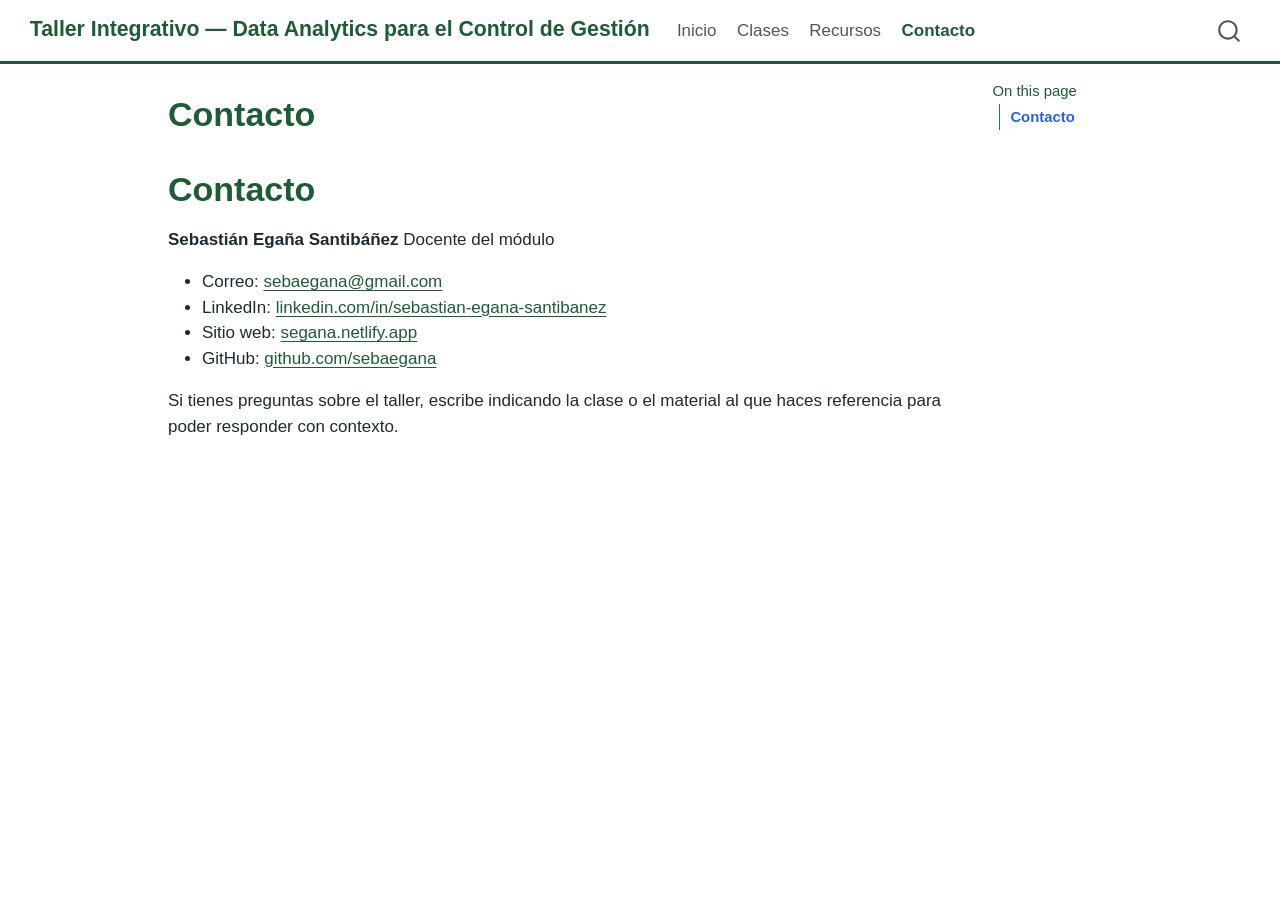
<file: docs/contacto.html>
<!DOCTYPE html>
<html xmlns="http://www.w3.org/1999/xhtml" lang="en" xml:lang="en"><head>

<meta charset="utf-8">
<meta name="generator" content="quarto-1.9.38">

<meta name="viewport" content="width=device-width, initial-scale=1.0, user-scalable=yes">


<title>Contacto – Taller Integrativo — Data Analytics para el Control de Gestión</title>
<style>
/* Default styles provided by pandoc.
** See https://pandoc.org/MANUAL.html#variables-for-html for config info.
*/
code{white-space: pre-wrap;}
span.smallcaps{font-variant: small-caps;}
div.columns{display: flex; gap: min(4vw, 1.5em);}
div.column{flex: auto; overflow-x: auto;}
div.hanging-indent{margin-left: 1.5em; text-indent: -1.5em;}
ul.task-list{list-style: none;}
ul.task-list li input[type="checkbox"] {
  width: 0.8em;
  margin: 0 0.8em 0.2em -1em; /* quarto-specific, see https://github.com/quarto-dev/quarto-cli/issues/4556 */ 
  vertical-align: middle;
}
</style>


<script src="site_libs/quarto-nav/quarto-nav.js"></script>
<script src="site_libs/quarto-nav/headroom.min.js"></script>
<script src="site_libs/clipboard/clipboard.min.js"></script>
<script src="site_libs/quarto-search/autocomplete.umd.js"></script>
<script src="site_libs/quarto-search/fuse.min.js"></script>
<script src="site_libs/quarto-search/quarto-search.js"></script>
<meta name="quarto:offset" content="./">
<script src="site_libs/quarto-html/quarto.js" type="module"></script>
<script src="site_libs/quarto-html/tabsets/tabsets.js" type="module"></script>
<script src="site_libs/quarto-html/popper.min.js"></script>
<script src="site_libs/quarto-html/tippy.umd.min.js"></script>
<script src="site_libs/quarto-html/anchor.min.js"></script>
<link href="site_libs/quarto-html/tippy.css" rel="stylesheet">
<link href="site_libs/quarto-html/quarto-syntax-highlighting-15634bcf2e68342d4ad2dfa704d543f6.css" rel="stylesheet" id="quarto-text-highlighting-styles">
<script src="site_libs/bootstrap/bootstrap.min.js"></script>
<link href="site_libs/bootstrap/bootstrap-icons.css" rel="stylesheet">
<link href="site_libs/bootstrap/bootstrap-a0f9fd0d421825b736dc1bbcbcba2219.min.css" rel="stylesheet" append-hash="true" id="quarto-bootstrap" data-mode="light">
<script id="quarto-search-options" type="application/json">{
  "location": "navbar",
  "copy-button": false,
  "collapse-after": 3,
  "panel-placement": "end",
  "type": "overlay",
  "limit": 50,
  "keyboard-shortcut": [
    "f",
    "/",
    "s"
  ],
  "show-item-context": false,
  "language": {
    "search-no-results-text": "No results",
    "search-matching-documents-text": "matching documents",
    "search-copy-link-title": "Copy link to search",
    "search-hide-matches-text": "Hide additional matches",
    "search-more-match-text": "more match in this document",
    "search-more-matches-text": "more matches in this document",
    "search-clear-button-title": "Clear",
    "search-text-placeholder": "",
    "search-detached-cancel-button-title": "Cancel",
    "search-submit-button-title": "Submit",
    "search-label": "Search"
  }
}</script>


<link rel="stylesheet" href="styles.css">
</head>

<body class="nav-fixed quarto-light">

<div id="quarto-search-results"></div>
  <header id="quarto-header" class="headroom fixed-top">
    <nav class="navbar navbar-expand-lg " data-bs-theme="dark">
      <div class="navbar-container container-fluid">
      <div class="navbar-brand-container mx-auto">
    <a class="navbar-brand" href="./index.html">
    <span class="navbar-title">Taller Integrativo — Data Analytics para el Control de Gestión</span>
    </a>
  </div>
            <div id="quarto-search" class="" title="Search"></div>
          <button class="navbar-toggler" type="button" data-bs-toggle="collapse" data-bs-target="#navbarCollapse" aria-controls="navbarCollapse" role="menu" aria-expanded="false" aria-label="Toggle navigation" onclick="if (window.quartoToggleHeadroom) { window.quartoToggleHeadroom(); }">
  <span class="navbar-toggler-icon"></span>
</button>
          <div class="collapse navbar-collapse" id="navbarCollapse">
            <ul class="navbar-nav navbar-nav-scroll me-auto">
  <li class="nav-item">
    <a class="nav-link" href="./index.html"> 
<span class="menu-text">Inicio</span></a>
  </li>  
  <li class="nav-item">
    <a class="nav-link" href="./clases/index.html"> 
<span class="menu-text">Clases</span></a>
  </li>  
  <li class="nav-item">
    <a class="nav-link" href="./recursos.html"> 
<span class="menu-text">Recursos</span></a>
  </li>  
  <li class="nav-item">
    <a class="nav-link active" href="./contacto.html" aria-current="page"> 
<span class="menu-text">Contacto</span></a>
  </li>  
</ul>
          </div> <!-- /navcollapse -->
            <div class="quarto-navbar-tools">
</div>
      </div> <!-- /container-fluid -->
    </nav>
</header>
<!-- content -->
<div id="quarto-content" class="quarto-container page-columns page-rows-contents page-layout-article page-navbar">
<!-- sidebar -->
<!-- margin-sidebar -->
    <div id="quarto-margin-sidebar" class="sidebar margin-sidebar">
        <nav id="TOC" role="doc-toc" class="toc-active">
    <h2 id="toc-title">On this page</h2>
   
  <ul>
  <li><a href="#contacto" id="toc-contacto" class="nav-link active" data-scroll-target="#contacto">Contacto</a></li>
  </ul>
</nav>
    </div>
<!-- main -->
<main class="content" id="quarto-document-content">

<header id="title-block-header" class="quarto-title-block default">
<div class="quarto-title">
<h1 class="title">Contacto</h1>
</div>



<div class="quarto-title-meta">

    
  
    
  </div>
  


</header>


<section id="contacto" class="level1">
<h1>Contacto</h1>
<p><strong>Sebastián Egaña Santibáñez</strong> Docente del módulo</p>
<ul>
<li>Correo: <a href="mailto:sebaegana@gmail.com">sebaegana@gmail.com</a></li>
<li>LinkedIn: <a href="https://www.linkedin.com/in/sebastian-egana-santibanez/">linkedin.com/in/sebastian-egana-santibanez</a></li>
<li>Sitio web: <a href="https://segana.netlify.app">segana.netlify.app</a></li>
<li>GitHub: <a href="https://github.com/sebaegana">github.com/sebaegana</a></li>
</ul>
<p>Si tienes preguntas sobre el taller, escribe indicando la clase o el material al que haces referencia para poder responder con contexto.</p>


</section>

</main> <!-- /main -->
<script id="quarto-html-after-body" type="application/javascript">
  window.document.addEventListener("DOMContentLoaded", function (event) {
    const icon = "";
    const anchorJS = new window.AnchorJS();
    anchorJS.options = {
      placement: 'right',
      icon: icon
    };
    anchorJS.add('.anchored');
    const isCodeAnnotation = (el) => {
      for (const clz of el.classList) {
        if (clz.startsWith('code-annotation-')) {                     
          return true;
        }
      }
      return false;
    }
    const onCopySuccess = function(e) {
      // button target
      const button = e.trigger;
      // don't keep focus
      button.blur();
      // flash "checked"
      button.classList.add('code-copy-button-checked');
      var currentTitle = button.getAttribute("title");
      button.setAttribute("title", "Copied!");
      let tooltip;
      if (window.bootstrap) {
        button.setAttribute("data-bs-toggle", "tooltip");
        button.setAttribute("data-bs-placement", "left");
        button.setAttribute("data-bs-title", "Copied!");
        tooltip = new bootstrap.Tooltip(button, 
          { trigger: "manual", 
            customClass: "code-copy-button-tooltip",
            offset: [0, -8]});
        tooltip.show();    
      }
      setTimeout(function() {
        if (tooltip) {
          tooltip.hide();
          button.removeAttribute("data-bs-title");
          button.removeAttribute("data-bs-toggle");
          button.removeAttribute("data-bs-placement");
        }
        button.setAttribute("title", currentTitle);
        button.classList.remove('code-copy-button-checked');
      }, 1000);
      // clear code selection
      e.clearSelection();
    }
    const getTextToCopy = function(trigger) {
      const outerScaffold = trigger.parentElement.cloneNode(true);
      const codeEl = outerScaffold.querySelector('code');
      for (const childEl of codeEl.children) {
        if (isCodeAnnotation(childEl)) {
          childEl.remove();
        }
      }
      return codeEl.innerText;
    }
    const clipboard = new window.ClipboardJS('.code-copy-button:not([data-in-quarto-modal])', {
      text: getTextToCopy
    });
    clipboard.on('success', onCopySuccess);
    if (window.document.getElementById('quarto-embedded-source-code-modal')) {
      const clipboardModal = new window.ClipboardJS('.code-copy-button[data-in-quarto-modal]', {
        text: getTextToCopy,
        container: window.document.getElementById('quarto-embedded-source-code-modal')
      });
      clipboardModal.on('success', onCopySuccess);
    }
      var localhostRegex = new RegExp(/^(?:http|https):\/\/localhost\:?[0-9]*\//);
      var mailtoRegex = new RegExp(/^mailto:/);
        var filterRegex = new RegExp('/' + window.location.host + '/');
      var isInternal = (href) => {
          return filterRegex.test(href) || localhostRegex.test(href) || mailtoRegex.test(href);
      }
      // Inspect non-navigation links and adorn them if external
     var links = window.document.querySelectorAll('a[href]:not(.nav-link):not(.navbar-brand):not(.toc-action):not(.sidebar-link):not(.sidebar-item-toggle):not(.pagination-link):not(.no-external):not([aria-hidden]):not(.dropdown-item):not(.quarto-navigation-tool):not(.about-link)');
      for (var i=0; i<links.length; i++) {
        const link = links[i];
        if (!isInternal(link.href)) {
          // undo the damage that might have been done by quarto-nav.js in the case of
          // links that we want to consider external
          if (link.dataset.originalHref !== undefined) {
            link.href = link.dataset.originalHref;
          }
        }
      }
    function tippyHover(el, contentFn, onTriggerFn, onUntriggerFn) {
      const config = {
        allowHTML: true,
        maxWidth: 500,
        delay: 100,
        arrow: false,
        appendTo: function(el) {
            return el.parentElement;
        },
        interactive: true,
        interactiveBorder: 10,
        theme: 'quarto',
        placement: 'bottom-start',
      };
      if (contentFn) {
        config.content = contentFn;
      }
      if (onTriggerFn) {
        config.onTrigger = onTriggerFn;
      }
      if (onUntriggerFn) {
        config.onUntrigger = onUntriggerFn;
      }
      window.tippy(el, config); 
    }
    const noterefs = window.document.querySelectorAll('a[role="doc-noteref"]');
    for (var i=0; i<noterefs.length; i++) {
      const ref = noterefs[i];
      tippyHover(ref, function() {
        // use id or data attribute instead here
        let href = ref.getAttribute('data-footnote-href') || ref.getAttribute('href');
        try { href = new URL(href).hash; } catch {}
        const id = href.replace(/^#\/?/, "");
        const note = window.document.getElementById(id);
        if (note) {
          return note.innerHTML;
        } else {
          return "";
        }
      });
    }
    const xrefs = window.document.querySelectorAll('a.quarto-xref');
    const processXRef = (id, note) => {
      // Strip column container classes
      const stripColumnClz = (el) => {
        el.classList.remove("page-full", "page-columns");
        if (el.children) {
          for (const child of el.children) {
            stripColumnClz(child);
          }
        }
      }
      stripColumnClz(note)
      if (id === null || id.startsWith('sec-')) {
        // Special case sections, only their first couple elements
        const container = document.createElement("div");
        if (note.children && note.children.length > 2) {
          container.appendChild(note.children[0].cloneNode(true));
          for (let i = 1; i < note.children.length; i++) {
            const child = note.children[i];
            if (child.tagName === "P" && child.innerText === "") {
              continue;
            } else {
              container.appendChild(child.cloneNode(true));
              break;
            }
          }
          if (window.Quarto?.typesetMath) {
            window.Quarto.typesetMath(container);
          }
          return container.innerHTML
        } else {
          if (window.Quarto?.typesetMath) {
            window.Quarto.typesetMath(note);
          }
          return note.innerHTML;
        }
      } else {
        // Remove any anchor links if they are present
        const anchorLink = note.querySelector('a.anchorjs-link');
        if (anchorLink) {
          anchorLink.remove();
        }
        if (window.Quarto?.typesetMath) {
          window.Quarto.typesetMath(note);
        }
        if (note.classList.contains("callout")) {
          return note.outerHTML;
        } else {
          return note.innerHTML;
        }
      }
    }
    for (var i=0; i<xrefs.length; i++) {
      const xref = xrefs[i];
      tippyHover(xref, undefined, function(instance) {
        instance.disable();
        let url = xref.getAttribute('href');
        let hash = undefined; 
        if (url.startsWith('#')) {
          hash = url;
        } else {
          try { hash = new URL(url).hash; } catch {}
        }
        if (hash) {
          const id = hash.replace(/^#\/?/, "");
          const note = window.document.getElementById(id);
          if (note !== null) {
            try {
              const html = processXRef(id, note.cloneNode(true));
              instance.setContent(html);
            } finally {
              instance.enable();
              instance.show();
            }
          } else {
            // See if we can fetch this
            fetch(url.split('#')[0])
            .then(res => res.text())
            .then(html => {
              const parser = new DOMParser();
              const htmlDoc = parser.parseFromString(html, "text/html");
              const note = htmlDoc.getElementById(id);
              if (note !== null) {
                const html = processXRef(id, note);
                instance.setContent(html);
              } 
            }).finally(() => {
              instance.enable();
              instance.show();
            });
          }
        } else {
          // See if we can fetch a full url (with no hash to target)
          // This is a special case and we should probably do some content thinning / targeting
          fetch(url)
          .then(res => res.text())
          .then(html => {
            const parser = new DOMParser();
            const htmlDoc = parser.parseFromString(html, "text/html");
            const note = htmlDoc.querySelector('main.content');
            if (note !== null) {
              // This should only happen for chapter cross references
              // (since there is no id in the URL)
              // remove the first header
              if (note.children.length > 0 && note.children[0].tagName === "HEADER") {
                note.children[0].remove();
              }
              const html = processXRef(null, note);
              instance.setContent(html);
            } 
          }).finally(() => {
            instance.enable();
            instance.show();
          });
        }
      }, function(instance) {
      });
    }
        let selectedAnnoteEl;
        const selectorForAnnotation = ( cell, annotation) => {
          let cellAttr = 'data-code-cell="' + cell + '"';
          let lineAttr = 'data-code-annotation="' +  annotation + '"';
          const selector = 'span[' + cellAttr + '][' + lineAttr + ']';
          return selector;
        }
        const selectCodeLines = (annoteEl) => {
          const doc = window.document;
          const targetCell = annoteEl.getAttribute("data-target-cell");
          const targetAnnotation = annoteEl.getAttribute("data-target-annotation");
          const annoteSpan = window.document.querySelector(selectorForAnnotation(targetCell, targetAnnotation));
          const lines = annoteSpan.getAttribute("data-code-lines").split(",");
          const lineIds = lines.map((line) => {
            return targetCell + "-" + line;
          })
          let top = null;
          let height = null;
          let parent = null;
          if (lineIds.length > 0) {
              //compute the position of the single el (top and bottom and make a div)
              const el = window.document.getElementById(lineIds[0]);
              top = el.offsetTop;
              height = el.offsetHeight;
              parent = el.parentElement.parentElement;
            if (lineIds.length > 1) {
              const lastEl = window.document.getElementById(lineIds[lineIds.length - 1]);
              const bottom = lastEl.offsetTop + lastEl.offsetHeight;
              height = bottom - top;
            }
            if (top !== null && height !== null && parent !== null) {
              // cook up a div (if necessary) and position it 
              let div = window.document.getElementById("code-annotation-line-highlight");
              if (div === null) {
                div = window.document.createElement("div");
                div.setAttribute("id", "code-annotation-line-highlight");
                div.style.position = 'absolute';
                parent.appendChild(div);
              }
              div.style.top = top - 2 + "px";
              div.style.height = height + 4 + "px";
              div.style.left = 0;
              let gutterDiv = window.document.getElementById("code-annotation-line-highlight-gutter");
              if (gutterDiv === null) {
                gutterDiv = window.document.createElement("div");
                gutterDiv.setAttribute("id", "code-annotation-line-highlight-gutter");
                gutterDiv.style.position = 'absolute';
                const codeCell = window.document.getElementById(targetCell);
                const gutter = codeCell.querySelector('.code-annotation-gutter');
                gutter.appendChild(gutterDiv);
              }
              gutterDiv.style.top = top - 2 + "px";
              gutterDiv.style.height = height + 4 + "px";
            }
            selectedAnnoteEl = annoteEl;
          }
        };
        const unselectCodeLines = () => {
          const elementsIds = ["code-annotation-line-highlight", "code-annotation-line-highlight-gutter"];
          elementsIds.forEach((elId) => {
            const div = window.document.getElementById(elId);
            if (div) {
              div.remove();
            }
          });
          selectedAnnoteEl = undefined;
        };
          // Handle positioning of the toggle
      window.addEventListener(
        "resize",
        throttle(() => {
          elRect = undefined;
          if (selectedAnnoteEl) {
            selectCodeLines(selectedAnnoteEl);
          }
        }, 10)
      );
      function throttle(fn, ms) {
      let throttle = false;
      let timer;
        return (...args) => {
          if(!throttle) { // first call gets through
              fn.apply(this, args);
              throttle = true;
          } else { // all the others get throttled
              if(timer) clearTimeout(timer); // cancel #2
              timer = setTimeout(() => {
                fn.apply(this, args);
                timer = throttle = false;
              }, ms);
          }
        };
      }
        // Attach click handler to the DT
        const annoteDls = window.document.querySelectorAll('dt[data-target-cell]');
        for (const annoteDlNode of annoteDls) {
          annoteDlNode.addEventListener('click', (event) => {
            const clickedEl = event.target;
            if (clickedEl !== selectedAnnoteEl) {
              unselectCodeLines();
              const activeEl = window.document.querySelector('dt[data-target-cell].code-annotation-active');
              if (activeEl) {
                activeEl.classList.remove('code-annotation-active');
              }
              selectCodeLines(clickedEl);
              clickedEl.classList.add('code-annotation-active');
            } else {
              // Unselect the line
              unselectCodeLines();
              clickedEl.classList.remove('code-annotation-active');
            }
          });
        }
    const findCites = (el) => {
      const parentEl = el.parentElement;
      if (parentEl) {
        const cites = parentEl.dataset.cites;
        if (cites) {
          return {
            el,
            cites: cites.split(' ')
          };
        } else {
          return findCites(el.parentElement)
        }
      } else {
        return undefined;
      }
    };
    var bibliorefs = window.document.querySelectorAll('a[role="doc-biblioref"]');
    for (var i=0; i<bibliorefs.length; i++) {
      const ref = bibliorefs[i];
      const citeInfo = findCites(ref);
      if (citeInfo) {
        tippyHover(citeInfo.el, function() {
          var popup = window.document.createElement('div');
          citeInfo.cites.forEach(function(cite) {
            var citeDiv = window.document.createElement('div');
            citeDiv.classList.add('hanging-indent');
            citeDiv.classList.add('csl-entry');
            var biblioDiv = window.document.getElementById('ref-' + cite);
            if (biblioDiv) {
              citeDiv.innerHTML = biblioDiv.innerHTML;
            }
            popup.appendChild(citeDiv);
          });
          return popup.innerHTML;
        });
      }
    }
  });
  </script>
</div> <!-- /content -->




</body></html>
</file>
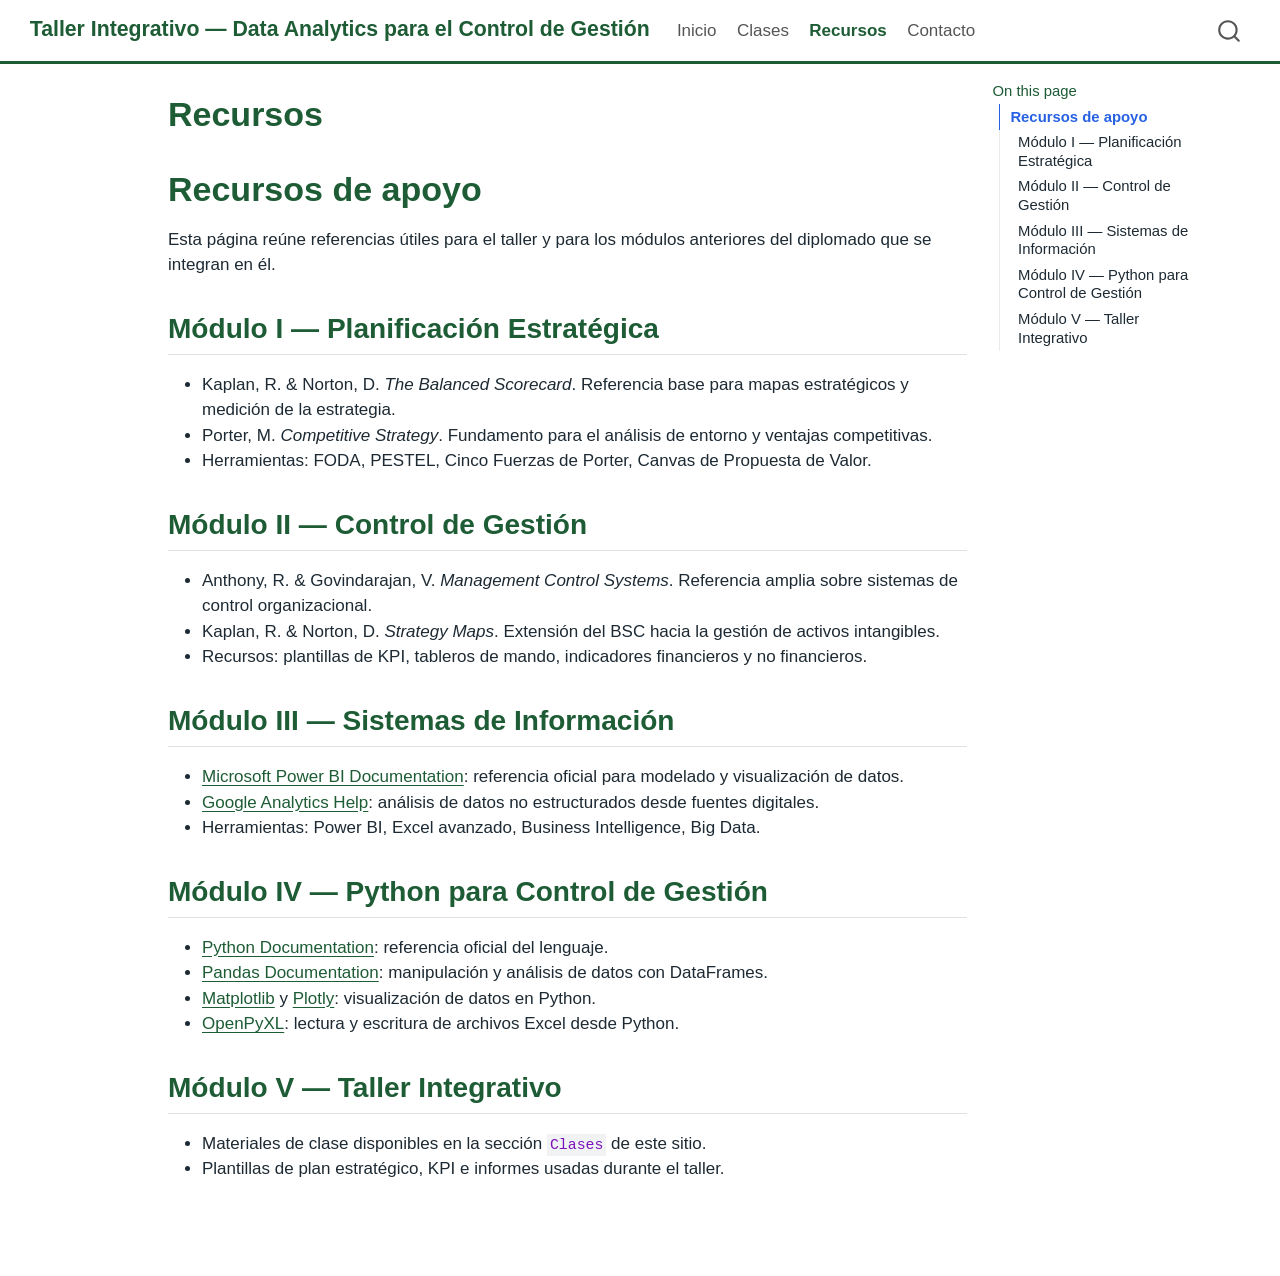
<file: docs/recursos.html>
<!DOCTYPE html>
<html xmlns="http://www.w3.org/1999/xhtml" lang="en" xml:lang="en"><head>

<meta charset="utf-8">
<meta name="generator" content="quarto-1.9.38">

<meta name="viewport" content="width=device-width, initial-scale=1.0, user-scalable=yes">


<title>Recursos – Taller Integrativo — Data Analytics para el Control de Gestión</title>
<style>
/* Default styles provided by pandoc.
** See https://pandoc.org/MANUAL.html#variables-for-html for config info.
*/
code{white-space: pre-wrap;}
span.smallcaps{font-variant: small-caps;}
div.columns{display: flex; gap: min(4vw, 1.5em);}
div.column{flex: auto; overflow-x: auto;}
div.hanging-indent{margin-left: 1.5em; text-indent: -1.5em;}
ul.task-list{list-style: none;}
ul.task-list li input[type="checkbox"] {
  width: 0.8em;
  margin: 0 0.8em 0.2em -1em; /* quarto-specific, see https://github.com/quarto-dev/quarto-cli/issues/4556 */ 
  vertical-align: middle;
}
</style>


<script src="site_libs/quarto-nav/quarto-nav.js"></script>
<script src="site_libs/quarto-nav/headroom.min.js"></script>
<script src="site_libs/clipboard/clipboard.min.js"></script>
<script src="site_libs/quarto-search/autocomplete.umd.js"></script>
<script src="site_libs/quarto-search/fuse.min.js"></script>
<script src="site_libs/quarto-search/quarto-search.js"></script>
<meta name="quarto:offset" content="./">
<script src="site_libs/quarto-html/quarto.js" type="module"></script>
<script src="site_libs/quarto-html/tabsets/tabsets.js" type="module"></script>
<script src="site_libs/quarto-html/popper.min.js"></script>
<script src="site_libs/quarto-html/tippy.umd.min.js"></script>
<script src="site_libs/quarto-html/anchor.min.js"></script>
<link href="site_libs/quarto-html/tippy.css" rel="stylesheet">
<link href="site_libs/quarto-html/quarto-syntax-highlighting-15634bcf2e68342d4ad2dfa704d543f6.css" rel="stylesheet" id="quarto-text-highlighting-styles">
<script src="site_libs/bootstrap/bootstrap.min.js"></script>
<link href="site_libs/bootstrap/bootstrap-icons.css" rel="stylesheet">
<link href="site_libs/bootstrap/bootstrap-a0f9fd0d421825b736dc1bbcbcba2219.min.css" rel="stylesheet" append-hash="true" id="quarto-bootstrap" data-mode="light">
<script id="quarto-search-options" type="application/json">{
  "location": "navbar",
  "copy-button": false,
  "collapse-after": 3,
  "panel-placement": "end",
  "type": "overlay",
  "limit": 50,
  "keyboard-shortcut": [
    "f",
    "/",
    "s"
  ],
  "show-item-context": false,
  "language": {
    "search-no-results-text": "No results",
    "search-matching-documents-text": "matching documents",
    "search-copy-link-title": "Copy link to search",
    "search-hide-matches-text": "Hide additional matches",
    "search-more-match-text": "more match in this document",
    "search-more-matches-text": "more matches in this document",
    "search-clear-button-title": "Clear",
    "search-text-placeholder": "",
    "search-detached-cancel-button-title": "Cancel",
    "search-submit-button-title": "Submit",
    "search-label": "Search"
  }
}</script>


<link rel="stylesheet" href="styles.css">
</head>

<body class="nav-fixed quarto-light">

<div id="quarto-search-results"></div>
  <header id="quarto-header" class="headroom fixed-top">
    <nav class="navbar navbar-expand-lg " data-bs-theme="dark">
      <div class="navbar-container container-fluid">
      <div class="navbar-brand-container mx-auto">
    <a class="navbar-brand" href="./index.html">
    <span class="navbar-title">Taller Integrativo — Data Analytics para el Control de Gestión</span>
    </a>
  </div>
            <div id="quarto-search" class="" title="Search"></div>
          <button class="navbar-toggler" type="button" data-bs-toggle="collapse" data-bs-target="#navbarCollapse" aria-controls="navbarCollapse" role="menu" aria-expanded="false" aria-label="Toggle navigation" onclick="if (window.quartoToggleHeadroom) { window.quartoToggleHeadroom(); }">
  <span class="navbar-toggler-icon"></span>
</button>
          <div class="collapse navbar-collapse" id="navbarCollapse">
            <ul class="navbar-nav navbar-nav-scroll me-auto">
  <li class="nav-item">
    <a class="nav-link" href="./index.html"> 
<span class="menu-text">Inicio</span></a>
  </li>  
  <li class="nav-item">
    <a class="nav-link" href="./clases/index.html"> 
<span class="menu-text">Clases</span></a>
  </li>  
  <li class="nav-item">
    <a class="nav-link active" href="./recursos.html" aria-current="page"> 
<span class="menu-text">Recursos</span></a>
  </li>  
  <li class="nav-item">
    <a class="nav-link" href="./contacto.html"> 
<span class="menu-text">Contacto</span></a>
  </li>  
</ul>
          </div> <!-- /navcollapse -->
            <div class="quarto-navbar-tools">
</div>
      </div> <!-- /container-fluid -->
    </nav>
</header>
<!-- content -->
<div id="quarto-content" class="quarto-container page-columns page-rows-contents page-layout-article page-navbar">
<!-- sidebar -->
<!-- margin-sidebar -->
    <div id="quarto-margin-sidebar" class="sidebar margin-sidebar">
        <nav id="TOC" role="doc-toc" class="toc-active">
    <h2 id="toc-title">On this page</h2>
   
  <ul>
  <li><a href="#recursos-de-apoyo" id="toc-recursos-de-apoyo" class="nav-link active" data-scroll-target="#recursos-de-apoyo">Recursos de apoyo</a>
  <ul class="collapse">
  <li><a href="#módulo-i-planificación-estratégica" id="toc-módulo-i-planificación-estratégica" class="nav-link" data-scroll-target="#módulo-i-planificación-estratégica">Módulo I — Planificación Estratégica</a></li>
  <li><a href="#módulo-ii-control-de-gestión" id="toc-módulo-ii-control-de-gestión" class="nav-link" data-scroll-target="#módulo-ii-control-de-gestión">Módulo II — Control de Gestión</a></li>
  <li><a href="#módulo-iii-sistemas-de-información" id="toc-módulo-iii-sistemas-de-información" class="nav-link" data-scroll-target="#módulo-iii-sistemas-de-información">Módulo III — Sistemas de Información</a></li>
  <li><a href="#módulo-iv-python-para-control-de-gestión" id="toc-módulo-iv-python-para-control-de-gestión" class="nav-link" data-scroll-target="#módulo-iv-python-para-control-de-gestión">Módulo IV — Python para Control de Gestión</a></li>
  <li><a href="#módulo-v-taller-integrativo" id="toc-módulo-v-taller-integrativo" class="nav-link" data-scroll-target="#módulo-v-taller-integrativo">Módulo V — Taller Integrativo</a></li>
  </ul></li>
  </ul>
</nav>
    </div>
<!-- main -->
<main class="content" id="quarto-document-content">

<header id="title-block-header" class="quarto-title-block default">
<div class="quarto-title">
<h1 class="title">Recursos</h1>
</div>



<div class="quarto-title-meta">

    
  
    
  </div>
  


</header>


<section id="recursos-de-apoyo" class="level1">
<h1>Recursos de apoyo</h1>
<p>Esta página reúne referencias útiles para el taller y para los módulos anteriores del diplomado que se integran en él.</p>
<section id="módulo-i-planificación-estratégica" class="level2">
<h2 class="anchored" data-anchor-id="módulo-i-planificación-estratégica">Módulo I — Planificación Estratégica</h2>
<ul>
<li>Kaplan, R. &amp; Norton, D. <em>The Balanced Scorecard</em>. Referencia base para mapas estratégicos y medición de la estrategia.</li>
<li>Porter, M. <em>Competitive Strategy</em>. Fundamento para el análisis de entorno y ventajas competitivas.</li>
<li>Herramientas: FODA, PESTEL, Cinco Fuerzas de Porter, Canvas de Propuesta de Valor.</li>
</ul>
</section>
<section id="módulo-ii-control-de-gestión" class="level2">
<h2 class="anchored" data-anchor-id="módulo-ii-control-de-gestión">Módulo II — Control de Gestión</h2>
<ul>
<li>Anthony, R. &amp; Govindarajan, V. <em>Management Control Systems</em>. Referencia amplia sobre sistemas de control organizacional.</li>
<li>Kaplan, R. &amp; Norton, D. <em>Strategy Maps</em>. Extensión del BSC hacia la gestión de activos intangibles.</li>
<li>Recursos: plantillas de KPI, tableros de mando, indicadores financieros y no financieros.</li>
</ul>
</section>
<section id="módulo-iii-sistemas-de-información" class="level2">
<h2 class="anchored" data-anchor-id="módulo-iii-sistemas-de-información">Módulo III — Sistemas de Información</h2>
<ul>
<li><a href="https://learn.microsoft.com/power-bi/">Microsoft Power BI Documentation</a>: referencia oficial para modelado y visualización de datos.</li>
<li><a href="https://support.google.com/analytics/">Google Analytics Help</a>: análisis de datos no estructurados desde fuentes digitales.</li>
<li>Herramientas: Power BI, Excel avanzado, Business Intelligence, Big Data.</li>
</ul>
</section>
<section id="módulo-iv-python-para-control-de-gestión" class="level2">
<h2 class="anchored" data-anchor-id="módulo-iv-python-para-control-de-gestión">Módulo IV — Python para Control de Gestión</h2>
<ul>
<li><a href="https://docs.python.org/3/">Python Documentation</a>: referencia oficial del lenguaje.</li>
<li><a href="https://pandas.pydata.org/docs/">Pandas Documentation</a>: manipulación y análisis de datos con DataFrames.</li>
<li><a href="https://matplotlib.org/">Matplotlib</a> y <a href="https://plotly.com/python/">Plotly</a>: visualización de datos en Python.</li>
<li><a href="https://openpyxl.readthedocs.io/">OpenPyXL</a>: lectura y escritura de archivos Excel desde Python.</li>
</ul>
</section>
<section id="módulo-v-taller-integrativo" class="level2">
<h2 class="anchored" data-anchor-id="módulo-v-taller-integrativo">Módulo V — Taller Integrativo</h2>
<ul>
<li>Materiales de clase disponibles en la sección <code>Clases</code> de este sitio.</li>
<li>Plantillas de plan estratégico, KPI e informes usadas durante el taller.</li>
</ul>


</section>
</section>

</main> <!-- /main -->
<script id="quarto-html-after-body" type="application/javascript">
  window.document.addEventListener("DOMContentLoaded", function (event) {
    const icon = "";
    const anchorJS = new window.AnchorJS();
    anchorJS.options = {
      placement: 'right',
      icon: icon
    };
    anchorJS.add('.anchored');
    const isCodeAnnotation = (el) => {
      for (const clz of el.classList) {
        if (clz.startsWith('code-annotation-')) {                     
          return true;
        }
      }
      return false;
    }
    const onCopySuccess = function(e) {
      // button target
      const button = e.trigger;
      // don't keep focus
      button.blur();
      // flash "checked"
      button.classList.add('code-copy-button-checked');
      var currentTitle = button.getAttribute("title");
      button.setAttribute("title", "Copied!");
      let tooltip;
      if (window.bootstrap) {
        button.setAttribute("data-bs-toggle", "tooltip");
        button.setAttribute("data-bs-placement", "left");
        button.setAttribute("data-bs-title", "Copied!");
        tooltip = new bootstrap.Tooltip(button, 
          { trigger: "manual", 
            customClass: "code-copy-button-tooltip",
            offset: [0, -8]});
        tooltip.show();    
      }
      setTimeout(function() {
        if (tooltip) {
          tooltip.hide();
          button.removeAttribute("data-bs-title");
          button.removeAttribute("data-bs-toggle");
          button.removeAttribute("data-bs-placement");
        }
        button.setAttribute("title", currentTitle);
        button.classList.remove('code-copy-button-checked');
      }, 1000);
      // clear code selection
      e.clearSelection();
    }
    const getTextToCopy = function(trigger) {
      const outerScaffold = trigger.parentElement.cloneNode(true);
      const codeEl = outerScaffold.querySelector('code');
      for (const childEl of codeEl.children) {
        if (isCodeAnnotation(childEl)) {
          childEl.remove();
        }
      }
      return codeEl.innerText;
    }
    const clipboard = new window.ClipboardJS('.code-copy-button:not([data-in-quarto-modal])', {
      text: getTextToCopy
    });
    clipboard.on('success', onCopySuccess);
    if (window.document.getElementById('quarto-embedded-source-code-modal')) {
      const clipboardModal = new window.ClipboardJS('.code-copy-button[data-in-quarto-modal]', {
        text: getTextToCopy,
        container: window.document.getElementById('quarto-embedded-source-code-modal')
      });
      clipboardModal.on('success', onCopySuccess);
    }
      var localhostRegex = new RegExp(/^(?:http|https):\/\/localhost\:?[0-9]*\//);
      var mailtoRegex = new RegExp(/^mailto:/);
        var filterRegex = new RegExp('/' + window.location.host + '/');
      var isInternal = (href) => {
          return filterRegex.test(href) || localhostRegex.test(href) || mailtoRegex.test(href);
      }
      // Inspect non-navigation links and adorn them if external
     var links = window.document.querySelectorAll('a[href]:not(.nav-link):not(.navbar-brand):not(.toc-action):not(.sidebar-link):not(.sidebar-item-toggle):not(.pagination-link):not(.no-external):not([aria-hidden]):not(.dropdown-item):not(.quarto-navigation-tool):not(.about-link)');
      for (var i=0; i<links.length; i++) {
        const link = links[i];
        if (!isInternal(link.href)) {
          // undo the damage that might have been done by quarto-nav.js in the case of
          // links that we want to consider external
          if (link.dataset.originalHref !== undefined) {
            link.href = link.dataset.originalHref;
          }
        }
      }
    function tippyHover(el, contentFn, onTriggerFn, onUntriggerFn) {
      const config = {
        allowHTML: true,
        maxWidth: 500,
        delay: 100,
        arrow: false,
        appendTo: function(el) {
            return el.parentElement;
        },
        interactive: true,
        interactiveBorder: 10,
        theme: 'quarto',
        placement: 'bottom-start',
      };
      if (contentFn) {
        config.content = contentFn;
      }
      if (onTriggerFn) {
        config.onTrigger = onTriggerFn;
      }
      if (onUntriggerFn) {
        config.onUntrigger = onUntriggerFn;
      }
      window.tippy(el, config); 
    }
    const noterefs = window.document.querySelectorAll('a[role="doc-noteref"]');
    for (var i=0; i<noterefs.length; i++) {
      const ref = noterefs[i];
      tippyHover(ref, function() {
        // use id or data attribute instead here
        let href = ref.getAttribute('data-footnote-href') || ref.getAttribute('href');
        try { href = new URL(href).hash; } catch {}
        const id = href.replace(/^#\/?/, "");
        const note = window.document.getElementById(id);
        if (note) {
          return note.innerHTML;
        } else {
          return "";
        }
      });
    }
    const xrefs = window.document.querySelectorAll('a.quarto-xref');
    const processXRef = (id, note) => {
      // Strip column container classes
      const stripColumnClz = (el) => {
        el.classList.remove("page-full", "page-columns");
        if (el.children) {
          for (const child of el.children) {
            stripColumnClz(child);
          }
        }
      }
      stripColumnClz(note)
      if (id === null || id.startsWith('sec-')) {
        // Special case sections, only their first couple elements
        const container = document.createElement("div");
        if (note.children && note.children.length > 2) {
          container.appendChild(note.children[0].cloneNode(true));
          for (let i = 1; i < note.children.length; i++) {
            const child = note.children[i];
            if (child.tagName === "P" && child.innerText === "") {
              continue;
            } else {
              container.appendChild(child.cloneNode(true));
              break;
            }
          }
          if (window.Quarto?.typesetMath) {
            window.Quarto.typesetMath(container);
          }
          return container.innerHTML
        } else {
          if (window.Quarto?.typesetMath) {
            window.Quarto.typesetMath(note);
          }
          return note.innerHTML;
        }
      } else {
        // Remove any anchor links if they are present
        const anchorLink = note.querySelector('a.anchorjs-link');
        if (anchorLink) {
          anchorLink.remove();
        }
        if (window.Quarto?.typesetMath) {
          window.Quarto.typesetMath(note);
        }
        if (note.classList.contains("callout")) {
          return note.outerHTML;
        } else {
          return note.innerHTML;
        }
      }
    }
    for (var i=0; i<xrefs.length; i++) {
      const xref = xrefs[i];
      tippyHover(xref, undefined, function(instance) {
        instance.disable();
        let url = xref.getAttribute('href');
        let hash = undefined; 
        if (url.startsWith('#')) {
          hash = url;
        } else {
          try { hash = new URL(url).hash; } catch {}
        }
        if (hash) {
          const id = hash.replace(/^#\/?/, "");
          const note = window.document.getElementById(id);
          if (note !== null) {
            try {
              const html = processXRef(id, note.cloneNode(true));
              instance.setContent(html);
            } finally {
              instance.enable();
              instance.show();
            }
          } else {
            // See if we can fetch this
            fetch(url.split('#')[0])
            .then(res => res.text())
            .then(html => {
              const parser = new DOMParser();
              const htmlDoc = parser.parseFromString(html, "text/html");
              const note = htmlDoc.getElementById(id);
              if (note !== null) {
                const html = processXRef(id, note);
                instance.setContent(html);
              } 
            }).finally(() => {
              instance.enable();
              instance.show();
            });
          }
        } else {
          // See if we can fetch a full url (with no hash to target)
          // This is a special case and we should probably do some content thinning / targeting
          fetch(url)
          .then(res => res.text())
          .then(html => {
            const parser = new DOMParser();
            const htmlDoc = parser.parseFromString(html, "text/html");
            const note = htmlDoc.querySelector('main.content');
            if (note !== null) {
              // This should only happen for chapter cross references
              // (since there is no id in the URL)
              // remove the first header
              if (note.children.length > 0 && note.children[0].tagName === "HEADER") {
                note.children[0].remove();
              }
              const html = processXRef(null, note);
              instance.setContent(html);
            } 
          }).finally(() => {
            instance.enable();
            instance.show();
          });
        }
      }, function(instance) {
      });
    }
        let selectedAnnoteEl;
        const selectorForAnnotation = ( cell, annotation) => {
          let cellAttr = 'data-code-cell="' + cell + '"';
          let lineAttr = 'data-code-annotation="' +  annotation + '"';
          const selector = 'span[' + cellAttr + '][' + lineAttr + ']';
          return selector;
        }
        const selectCodeLines = (annoteEl) => {
          const doc = window.document;
          const targetCell = annoteEl.getAttribute("data-target-cell");
          const targetAnnotation = annoteEl.getAttribute("data-target-annotation");
          const annoteSpan = window.document.querySelector(selectorForAnnotation(targetCell, targetAnnotation));
          const lines = annoteSpan.getAttribute("data-code-lines").split(",");
          const lineIds = lines.map((line) => {
            return targetCell + "-" + line;
          })
          let top = null;
          let height = null;
          let parent = null;
          if (lineIds.length > 0) {
              //compute the position of the single el (top and bottom and make a div)
              const el = window.document.getElementById(lineIds[0]);
              top = el.offsetTop;
              height = el.offsetHeight;
              parent = el.parentElement.parentElement;
            if (lineIds.length > 1) {
              const lastEl = window.document.getElementById(lineIds[lineIds.length - 1]);
              const bottom = lastEl.offsetTop + lastEl.offsetHeight;
              height = bottom - top;
            }
            if (top !== null && height !== null && parent !== null) {
              // cook up a div (if necessary) and position it 
              let div = window.document.getElementById("code-annotation-line-highlight");
              if (div === null) {
                div = window.document.createElement("div");
                div.setAttribute("id", "code-annotation-line-highlight");
                div.style.position = 'absolute';
                parent.appendChild(div);
              }
              div.style.top = top - 2 + "px";
              div.style.height = height + 4 + "px";
              div.style.left = 0;
              let gutterDiv = window.document.getElementById("code-annotation-line-highlight-gutter");
              if (gutterDiv === null) {
                gutterDiv = window.document.createElement("div");
                gutterDiv.setAttribute("id", "code-annotation-line-highlight-gutter");
                gutterDiv.style.position = 'absolute';
                const codeCell = window.document.getElementById(targetCell);
                const gutter = codeCell.querySelector('.code-annotation-gutter');
                gutter.appendChild(gutterDiv);
              }
              gutterDiv.style.top = top - 2 + "px";
              gutterDiv.style.height = height + 4 + "px";
            }
            selectedAnnoteEl = annoteEl;
          }
        };
        const unselectCodeLines = () => {
          const elementsIds = ["code-annotation-line-highlight", "code-annotation-line-highlight-gutter"];
          elementsIds.forEach((elId) => {
            const div = window.document.getElementById(elId);
            if (div) {
              div.remove();
            }
          });
          selectedAnnoteEl = undefined;
        };
          // Handle positioning of the toggle
      window.addEventListener(
        "resize",
        throttle(() => {
          elRect = undefined;
          if (selectedAnnoteEl) {
            selectCodeLines(selectedAnnoteEl);
          }
        }, 10)
      );
      function throttle(fn, ms) {
      let throttle = false;
      let timer;
        return (...args) => {
          if(!throttle) { // first call gets through
              fn.apply(this, args);
              throttle = true;
          } else { // all the others get throttled
              if(timer) clearTimeout(timer); // cancel #2
              timer = setTimeout(() => {
                fn.apply(this, args);
                timer = throttle = false;
              }, ms);
          }
        };
      }
        // Attach click handler to the DT
        const annoteDls = window.document.querySelectorAll('dt[data-target-cell]');
        for (const annoteDlNode of annoteDls) {
          annoteDlNode.addEventListener('click', (event) => {
            const clickedEl = event.target;
            if (clickedEl !== selectedAnnoteEl) {
              unselectCodeLines();
              const activeEl = window.document.querySelector('dt[data-target-cell].code-annotation-active');
              if (activeEl) {
                activeEl.classList.remove('code-annotation-active');
              }
              selectCodeLines(clickedEl);
              clickedEl.classList.add('code-annotation-active');
            } else {
              // Unselect the line
              unselectCodeLines();
              clickedEl.classList.remove('code-annotation-active');
            }
          });
        }
    const findCites = (el) => {
      const parentEl = el.parentElement;
      if (parentEl) {
        const cites = parentEl.dataset.cites;
        if (cites) {
          return {
            el,
            cites: cites.split(' ')
          };
        } else {
          return findCites(el.parentElement)
        }
      } else {
        return undefined;
      }
    };
    var bibliorefs = window.document.querySelectorAll('a[role="doc-biblioref"]');
    for (var i=0; i<bibliorefs.length; i++) {
      const ref = bibliorefs[i];
      const citeInfo = findCites(ref);
      if (citeInfo) {
        tippyHover(citeInfo.el, function() {
          var popup = window.document.createElement('div');
          citeInfo.cites.forEach(function(cite) {
            var citeDiv = window.document.createElement('div');
            citeDiv.classList.add('hanging-indent');
            citeDiv.classList.add('csl-entry');
            var biblioDiv = window.document.getElementById('ref-' + cite);
            if (biblioDiv) {
              citeDiv.innerHTML = biblioDiv.innerHTML;
            }
            popup.appendChild(citeDiv);
          });
          return popup.innerHTML;
        });
      }
    }
  });
  </script>
</div> <!-- /content -->




</body></html>
</file>
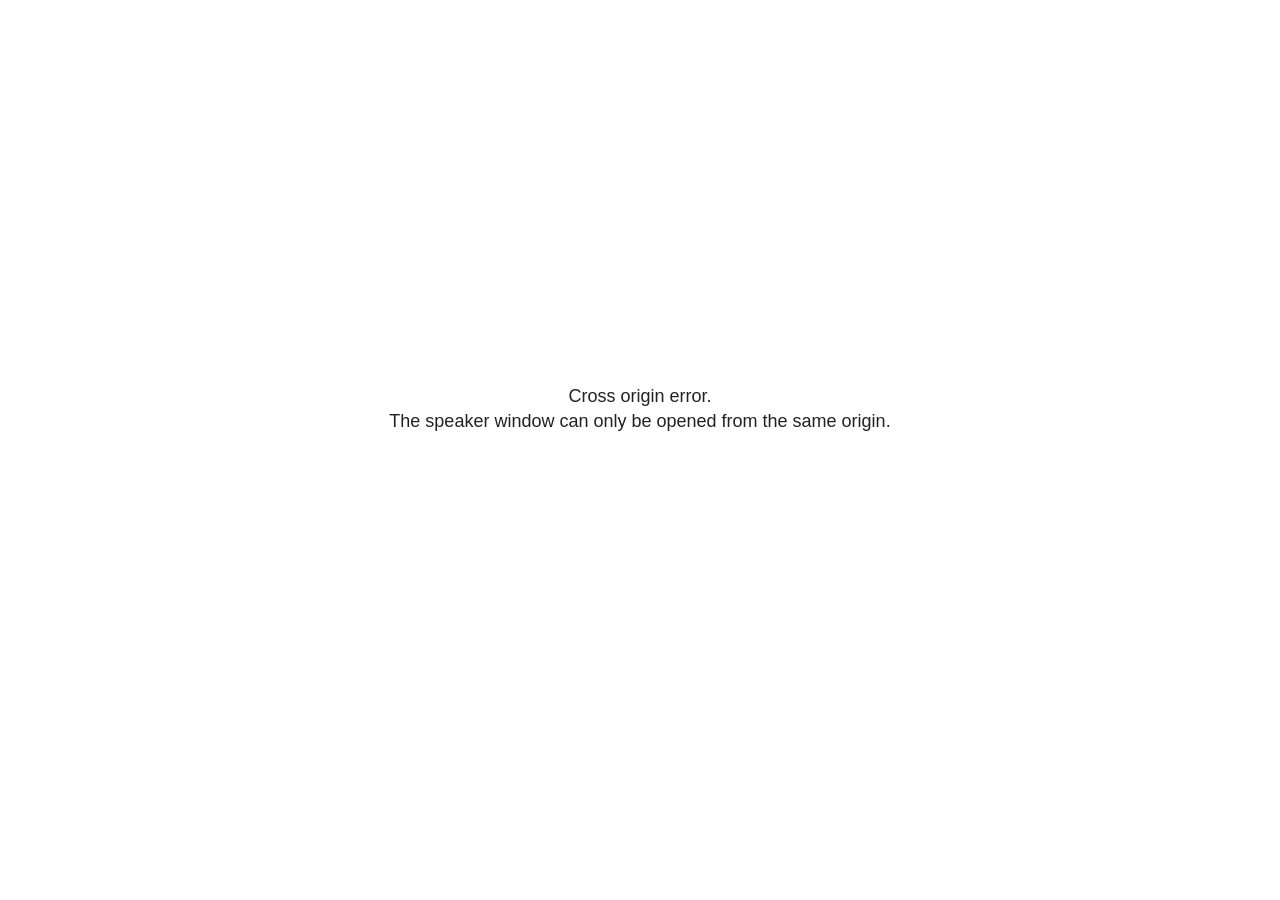
<file: docs/site_libs/revealjs/plugin/notes/speaker-view.html>
<!--
	NOTE: You need to build the notes plugin after making changes to this file.
-->
<html lang="en">
	<head>
		<meta charset="utf-8">

		<title>reveal.js - Speaker View</title>

		<style>
			body {
				font-family: Helvetica;
				font-size: 18px;
			}

			#current-slide,
			#upcoming-slide,
			#speaker-controls {
				padding: 6px;
				box-sizing: border-box;
				-moz-box-sizing: border-box;
			}

			#current-slide iframe,
			#upcoming-slide iframe {
				width: 100%;
				height: 100%;
				border: 1px solid #ddd;
			}

			#current-slide .label,
			#upcoming-slide .label {
				position: absolute;
				top: 10px;
				left: 10px;
				z-index: 2;
			}

			#connection-status {
				position: absolute;
				top: 0;
				left: 0;
				width: 100%;
				height: 100%;
				z-index: 20;
				padding: 30% 20% 20% 20%;
				font-size: 18px;
				color: #222;
				background: #fff;
				text-align: center;
				box-sizing: border-box;
				line-height: 1.4;
			}

			.overlay-element {
				height: 34px;
				line-height: 34px;
				padding: 0 10px;
				text-shadow: none;
				background: rgba( 220, 220, 220, 0.8 );
				color: #222;
				font-size: 14px;
			}

			.overlay-element.interactive:hover {
				background: rgba( 220, 220, 220, 1 );
			}

			#current-slide {
				position: absolute;
				width: 60%;
				height: 100%;
				top: 0;
				left: 0;
				padding-right: 0;
			}

			#upcoming-slide {
				position: absolute;
				width: 40%;
				height: 40%;
				right: 0;
				top: 0;
			}

			/* Speaker controls */
			#speaker-controls {
				position: absolute;
				top: 40%;
				right: 0;
				width: 40%;
				height: 60%;
				overflow: auto;
				font-size: 18px;
			}

				.speaker-controls-time.hidden,
				.speaker-controls-notes.hidden {
					display: none;
				}

				.speaker-controls-time .label,
				.speaker-controls-pace .label,
				.speaker-controls-notes .label {
					text-transform: uppercase;
					font-weight: normal;
					font-size: 0.66em;
					color: #666;
					margin: 0;
				}

				.speaker-controls-time, .speaker-controls-pace {
					border-bottom: 1px solid rgba( 200, 200, 200, 0.5 );
					margin-bottom: 10px;
					padding: 10px 16px;
					padding-bottom: 20px;
					cursor: pointer;
				}

				.speaker-controls-time .reset-button {
					opacity: 0;
					float: right;
					color: #666;
					text-decoration: none;
				}
				.speaker-controls-time:hover .reset-button {
					opacity: 1;
				}

				.speaker-controls-time .timer,
				.speaker-controls-time .clock {
					width: 50%;
				}

				.speaker-controls-time .timer,
				.speaker-controls-time .clock,
				.speaker-controls-time .pacing .hours-value,
				.speaker-controls-time .pacing .minutes-value,
				.speaker-controls-time .pacing .seconds-value {
					font-size: 1.9em;
				}

				.speaker-controls-time .timer {
					float: left;
				}

				.speaker-controls-time .clock {
					float: right;
					text-align: right;
				}

				.speaker-controls-time span.mute {
					opacity: 0.3;
				}

				.speaker-controls-time .pacing-title {
					margin-top: 5px;
				}

				.speaker-controls-time .pacing.ahead {
					color: blue;
				}

				.speaker-controls-time .pacing.on-track {
					color: green;
				}

				.speaker-controls-time .pacing.behind {
					color: red;
				}

				.speaker-controls-notes {
					padding: 10px 16px;
				}

				.speaker-controls-notes .value {
					margin-top: 5px;
					line-height: 1.4;
					font-size: 1.2em;
				}

			/* Layout selector */
			#speaker-layout {
				position: absolute;
				top: 10px;
				right: 10px;
				color: #222;
				z-index: 10;
			}
				#speaker-layout select {
					position: absolute;
					width: 100%;
					height: 100%;
					top: 0;
					left: 0;
					border: 0;
					box-shadow: 0;
					cursor: pointer;
					opacity: 0;

					font-size: 1em;
					background-color: transparent;

					-moz-appearance: none;
					-webkit-appearance: none;
					-webkit-tap-highlight-color: rgba(0, 0, 0, 0);
				}

				#speaker-layout select:focus {
					outline: none;
					box-shadow: none;
				}

			.clear {
				clear: both;
			}

			/* Speaker layout: Wide */
			body[data-speaker-layout="wide"] #current-slide,
			body[data-speaker-layout="wide"] #upcoming-slide {
				width: 50%;
				height: 45%;
				padding: 6px;
			}

			body[data-speaker-layout="wide"] #current-slide {
				top: 0;
				left: 0;
			}

			body[data-speaker-layout="wide"] #upcoming-slide {
				top: 0;
				left: 50%;
			}

			body[data-speaker-layout="wide"] #speaker-controls {
				top: 45%;
				left: 0;
				width: 100%;
				height: 50%;
				font-size: 1.25em;
			}

			/* Speaker layout: Tall */
			body[data-speaker-layout="tall"] #current-slide,
			body[data-speaker-layout="tall"] #upcoming-slide {
				width: 45%;
				height: 50%;
				padding: 6px;
			}

			body[data-speaker-layout="tall"] #current-slide {
				top: 0;
				left: 0;
			}

			body[data-speaker-layout="tall"] #upcoming-slide {
				top: 50%;
				left: 0;
			}

			body[data-speaker-layout="tall"] #speaker-controls {
				padding-top: 40px;
				top: 0;
				left: 45%;
				width: 55%;
				height: 100%;
				font-size: 1.25em;
			}

			/* Speaker layout: Notes only */
			body[data-speaker-layout="notes-only"] #current-slide,
			body[data-speaker-layout="notes-only"] #upcoming-slide {
				display: none;
			}

			body[data-speaker-layout="notes-only"] #speaker-controls {
				padding-top: 40px;
				top: 0;
				left: 0;
				width: 100%;
				height: 100%;
				font-size: 1.25em;
			}

			@media screen and (max-width: 1080px) {
				body[data-speaker-layout="default"] #speaker-controls {
					font-size: 16px;
				}
			}

			@media screen and (max-width: 900px) {
				body[data-speaker-layout="default"] #speaker-controls {
					font-size: 14px;
				}
			}

			@media screen and (max-width: 800px) {
				body[data-speaker-layout="default"] #speaker-controls {
					font-size: 12px;
				}
			}

		</style>
	</head>

	<body>

		<div id="connection-status">Loading speaker view...</div>

		<div id="current-slide"></div>
		<div id="upcoming-slide"><span class="overlay-element label">Upcoming</span></div>
		<div id="speaker-controls">
			<div class="speaker-controls-time">
				<h4 class="label">Time <span class="reset-button">Click to Reset</span></h4>
				<div class="clock">
					<span class="clock-value">0:00 AM</span>
				</div>
				<div class="timer">
					<span class="hours-value">00</span><span class="minutes-value">:00</span><span class="seconds-value">:00</span>
				</div>
				<div class="clear"></div>

				<h4 class="label pacing-title" style="display: none">Pacing – Time to finish current slide</h4>
				<div class="pacing" style="display: none">
					<span class="hours-value">00</span><span class="minutes-value">:00</span><span class="seconds-value">:00</span>
				</div>
			</div>

			<div class="speaker-controls-notes hidden">
				<h4 class="label">Notes</h4>
				<div class="value"></div>
			</div>
		</div>
		<div id="speaker-layout" class="overlay-element interactive">
			<span class="speaker-layout-label"></span>
			<select class="speaker-layout-dropdown"></select>
		</div>

		<script>

			(function() {

				var notes,
					notesValue,
					currentState,
					currentSlide,
					upcomingSlide,
					layoutLabel,
					layoutDropdown,
					pendingCalls = {},
					lastRevealApiCallId = 0,
					connected = false

				var connectionStatus = document.querySelector( '#connection-status' );

				var SPEAKER_LAYOUTS = {
					'default': 'Default',
					'wide': 'Wide',
					'tall': 'Tall',
					'notes-only': 'Notes only'
				};

				setupLayout();

				let openerOrigin;

				try {
					openerOrigin = window.opener.location.origin;
				}
				catch ( error ) { console.warn( error ) }

				// In order to prevent XSS, the speaker view will only run if its
				// opener has the same origin as itself
				if( window.location.origin !== openerOrigin ) {
					connectionStatus.innerHTML = 'Cross origin error.<br>The speaker window can only be opened from the same origin.';
					return;
				}

				var connectionTimeout = setTimeout( function() {
					connectionStatus.innerHTML = 'Error connecting to main window.<br>Please try closing and reopening the speaker view.';
				}, 5000 );

				window.addEventListener( 'message', function( event ) {

					// Validate the origin of all messages to avoid parsing messages
					// that aren't meant for us. Ignore when running off file:// so
					// that the speaker view continues to work without a web server.
					if( window.location.origin !== event.origin && window.location.origin !== 'file://' ) {
						return
					}

					clearTimeout( connectionTimeout );
					connectionStatus.style.display = 'none';

					var data = JSON.parse( event.data );

					// The overview mode is only useful to the reveal.js instance
					// where navigation occurs so we don't sync it
					if( data.state ) delete data.state.overview;

					// Messages sent by the notes plugin inside of the main window
					if( data && data.namespace === 'reveal-notes' ) {
						if( data.type === 'connect' ) {
							handleConnectMessage( data );
						}
						else if( data.type === 'state' ) {
							handleStateMessage( data );
						}
						else if( data.type === 'return' ) {
							pendingCalls[data.callId](data.result);
							delete pendingCalls[data.callId];
						}
					}
					// Messages sent by the reveal.js inside of the current slide preview
					else if( data && data.namespace === 'reveal' ) {
						if( /ready/.test( data.eventName ) ) {
							// Send a message back to notify that the handshake is complete
							window.opener.postMessage( JSON.stringify({ namespace: 'reveal-notes', type: 'connected'} ), '*' );
						}
						else if( /slidechanged|fragmentshown|fragmenthidden|paused|resumed/.test( data.eventName ) && currentState !== JSON.stringify( data.state ) ) {

							dispatchStateToMainWindow( data.state );

						}
					}

				} );

				/**
				 * Updates the presentation in the main window to match the state
				 * of the presentation in the notes window.
				 */
				const dispatchStateToMainWindow = debounce(( state ) => {
					window.opener.postMessage( JSON.stringify({ method: 'setState', args: [ state ]} ), '*' );
				}, 500);

				/**
				 * Asynchronously calls the Reveal.js API of the main frame.
				 */
				function callRevealApi( methodName, methodArguments, callback ) {

					var callId = ++lastRevealApiCallId;
					pendingCalls[callId] = callback;
					window.opener.postMessage( JSON.stringify( {
						namespace: 'reveal-notes',
						type: 'call',
						callId: callId,
						methodName: methodName,
						arguments: methodArguments
					} ), '*' );

				}

				/**
				 * Called when the main window is trying to establish a
				 * connection.
				 */
				function handleConnectMessage( data ) {

					if( connected === false ) {
						connected = true;

						setupIframes( data );
						setupKeyboard();
						setupNotes();
						setupTimer();
						setupHeartbeat();
					}

				}

				/**
				 * Called when the main window sends an updated state.
				 */
				function handleStateMessage( data ) {

					// Store the most recently set state to avoid circular loops
					// applying the same state
					currentState = JSON.stringify( data.state );

					// No need for updating the notes in case of fragment changes
					if ( data.notes ) {
						notes.classList.remove( 'hidden' );
						notesValue.style.whiteSpace = data.whitespace;
						if( data.markdown ) {
							notesValue.innerHTML = marked( data.notes );
						}
						else {
							notesValue.innerHTML = data.notes;
						}
					}
					else {
						notes.classList.add( 'hidden' );
					}

					// Update the note slides
					currentSlide.contentWindow.postMessage( JSON.stringify({ method: 'setState', args: [ data.state ] }), '*' );
					upcomingSlide.contentWindow.postMessage( JSON.stringify({ method: 'setState', args: [ data.state ] }), '*' );
					upcomingSlide.contentWindow.postMessage( JSON.stringify({ method: 'next' }), '*' );

				}

				// Limit to max one state update per X ms
				handleStateMessage = debounce( handleStateMessage, 200 );

				/**
				 * Forward keyboard events to the current slide window.
				 * This enables keyboard events to work even if focus
				 * isn't set on the current slide iframe.
				 *
				 * Block F5 default handling, it reloads and disconnects
				 * the speaker notes window.
				 */
				function setupKeyboard() {

					document.addEventListener( 'keydown', function( event ) {
						if( event.keyCode === 116 || ( event.metaKey && event.keyCode === 82 ) ) {
							event.preventDefault();
							return false;
						}
						currentSlide.contentWindow.postMessage( JSON.stringify({ method: 'triggerKey', args: [ event.keyCode ] }), '*' );
					} );

				}

				/**
				 * Creates the preview iframes.
				 */
				function setupIframes( data ) {

					var params = [
						'receiver',
						'progress=false',
						'history=false',
						'transition=none',
						'autoSlide=0',
						'backgroundTransition=none'
					].join( '&' );

					var urlSeparator = /\?/.test(data.url) ? '&' : '?';
					var hash = '#/' + data.state.indexh + '/' + data.state.indexv;
					var currentURL = data.url + urlSeparator + params + '&scrollActivationWidth=false&postMessageEvents=true' + hash;
					var upcomingURL = data.url + urlSeparator + params + '&scrollActivationWidth=false&controls=false' + hash;

					currentSlide = document.createElement( 'iframe' );
					currentSlide.setAttribute( 'width', 1280 );
					currentSlide.setAttribute( 'height', 1024 );
					currentSlide.setAttribute( 'src', currentURL );
					document.querySelector( '#current-slide' ).appendChild( currentSlide );

					upcomingSlide = document.createElement( 'iframe' );
					upcomingSlide.setAttribute( 'width', 640 );
					upcomingSlide.setAttribute( 'height', 512 );
					upcomingSlide.setAttribute( 'src', upcomingURL );
					document.querySelector( '#upcoming-slide' ).appendChild( upcomingSlide );

				}

				/**
				 * Setup the notes UI.
				 */
				function setupNotes() {

					notes = document.querySelector( '.speaker-controls-notes' );
					notesValue = document.querySelector( '.speaker-controls-notes .value' );

				}

				/**
				 * We send out a heartbeat at all times to ensure we can
				 * reconnect with the main presentation window after reloads.
				 */
				function setupHeartbeat() {

					setInterval( () => {
						window.opener.postMessage( JSON.stringify({ namespace: 'reveal-notes', type: 'heartbeat'} ), '*' );
					}, 1000 );

				}

				function getTimings( callback ) {

					callRevealApi( 'getSlidesAttributes', [], function ( slideAttributes ) {
						callRevealApi( 'getConfig', [], function ( config ) {
							var totalTime = config.totalTime;
							var minTimePerSlide = config.minimumTimePerSlide || 0;
							var defaultTiming = config.defaultTiming;
							if ((defaultTiming == null) && (totalTime == null)) {
								callback(null);
								return;
							}
							// Setting totalTime overrides defaultTiming
							if (totalTime) {
								defaultTiming = 0;
							}
							var timings = [];
							for ( var i in slideAttributes ) {
								var slide = slideAttributes[ i ];
								var timing = defaultTiming;
								if( slide.hasOwnProperty( 'data-timing' )) {
									var t = slide[ 'data-timing' ];
									timing = parseInt(t);
									if( isNaN(timing) ) {
										console.warn("Could not parse timing '" + t + "' of slide " + i + "; using default of " + defaultTiming);
										timing = defaultTiming;
									}
								}
								timings.push(timing);
							}
							if ( totalTime ) {
								// After we've allocated time to individual slides, we summarize it and
								// subtract it from the total time
								var remainingTime = totalTime - timings.reduce( function(a, b) { return a + b; }, 0 );
								// The remaining time is divided by the number of slides that have 0 seconds
								// allocated at the moment, giving the average time-per-slide on the remaining slides
								var remainingSlides = (timings.filter( function(x) { return x == 0 }) ).length
								var timePerSlide = Math.round( remainingTime / remainingSlides, 0 )
								// And now we replace every zero-value timing with that average
								timings = timings.map( function(x) { return (x==0 ? timePerSlide : x) } );
							}
							var slidesUnderMinimum = timings.filter( function(x) { return (x < minTimePerSlide) } ).length
							if ( slidesUnderMinimum ) {
								message = "The pacing time for " + slidesUnderMinimum + " slide(s) is under the configured minimum of " + minTimePerSlide + " seconds. Check the data-timing attribute on individual slides, or consider increasing the totalTime or minimumTimePerSlide configuration options (or removing some slides).";
								alert(message);
							}
							callback( timings );
						} );
					} );

				}

				/**
				 * Return the number of seconds allocated for presenting
				 * all slides up to and including this one.
				 */
				function getTimeAllocated( timings, callback ) {

					callRevealApi( 'getSlidePastCount', [], function ( currentSlide ) {
						var allocated = 0;
						for (var i in timings.slice(0, currentSlide + 1)) {
							allocated += timings[i];
						}
						callback( allocated );
					} );

				}

				/**
				 * Create the timer and clock and start updating them
				 * at an interval.
				 */
				function setupTimer() {

					var start = new Date(),
					timeEl = document.querySelector( '.speaker-controls-time' ),
					clockEl = timeEl.querySelector( '.clock-value' ),
					hoursEl = timeEl.querySelector( '.hours-value' ),
					minutesEl = timeEl.querySelector( '.minutes-value' ),
					secondsEl = timeEl.querySelector( '.seconds-value' ),
					pacingTitleEl = timeEl.querySelector( '.pacing-title' ),
					pacingEl = timeEl.querySelector( '.pacing' ),
					pacingHoursEl = pacingEl.querySelector( '.hours-value' ),
					pacingMinutesEl = pacingEl.querySelector( '.minutes-value' ),
					pacingSecondsEl = pacingEl.querySelector( '.seconds-value' );

					var timings = null;
					getTimings( function ( _timings ) {

						timings = _timings;
						if (_timings !== null) {
							pacingTitleEl.style.removeProperty('display');
							pacingEl.style.removeProperty('display');
						}

						// Update once directly
						_updateTimer();

						// Then update every second
						setInterval( _updateTimer, 1000 );

					} );


					function _resetTimer() {

						if (timings == null) {
							start = new Date();
							_updateTimer();
						}
						else {
							// Reset timer to beginning of current slide
							getTimeAllocated( timings, function ( slideEndTimingSeconds ) {
								var slideEndTiming = slideEndTimingSeconds * 1000;
								callRevealApi( 'getSlidePastCount', [], function ( currentSlide ) {
									var currentSlideTiming = timings[currentSlide] * 1000;
									var previousSlidesTiming = slideEndTiming - currentSlideTiming;
									var now = new Date();
									start = new Date(now.getTime() - previousSlidesTiming);
									_updateTimer();
								} );
							} );
						}

					}

					timeEl.addEventListener( 'click', function() {
						_resetTimer();
						return false;
					} );

					function _displayTime( hrEl, minEl, secEl, time) {

						var sign = Math.sign(time) == -1 ? "-" : "";
						time = Math.abs(Math.round(time / 1000));
						var seconds = time % 60;
						var minutes = Math.floor( time / 60 ) % 60 ;
						var hours = Math.floor( time / ( 60 * 60 )) ;
						hrEl.innerHTML = sign + zeroPadInteger( hours );
						if (hours == 0) {
							hrEl.classList.add( 'mute' );
						}
						else {
							hrEl.classList.remove( 'mute' );
						}
						minEl.innerHTML = ':' + zeroPadInteger( minutes );
						if (hours == 0 && minutes == 0) {
							minEl.classList.add( 'mute' );
						}
						else {
							minEl.classList.remove( 'mute' );
						}
						secEl.innerHTML = ':' + zeroPadInteger( seconds );
					}

					function _updateTimer() {

						var diff, hours, minutes, seconds,
						now = new Date();

						diff = now.getTime() - start.getTime();

						clockEl.innerHTML = now.toLocaleTimeString( 'en-US', { hour12: true, hour: '2-digit', minute:'2-digit' } );
						_displayTime( hoursEl, minutesEl, secondsEl, diff );
						if (timings !== null) {
							_updatePacing(diff);
						}

					}

					function _updatePacing(diff) {

						getTimeAllocated( timings, function ( slideEndTimingSeconds ) {
							var slideEndTiming = slideEndTimingSeconds * 1000;

							callRevealApi( 'getSlidePastCount', [], function ( currentSlide ) {
								var currentSlideTiming = timings[currentSlide] * 1000;
								var timeLeftCurrentSlide = slideEndTiming - diff;
								if (timeLeftCurrentSlide < 0) {
									pacingEl.className = 'pacing behind';
								}
								else if (timeLeftCurrentSlide < currentSlideTiming) {
									pacingEl.className = 'pacing on-track';
								}
								else {
									pacingEl.className = 'pacing ahead';
								}
								_displayTime( pacingHoursEl, pacingMinutesEl, pacingSecondsEl, timeLeftCurrentSlide );
							} );
						} );
					}

				}

				/**
				 * Sets up the speaker view layout and layout selector.
				 */
				function setupLayout() {

					layoutDropdown = document.querySelector( '.speaker-layout-dropdown' );
					layoutLabel = document.querySelector( '.speaker-layout-label' );

					// Render the list of available layouts
					for( var id in SPEAKER_LAYOUTS ) {
						var option = document.createElement( 'option' );
						option.setAttribute( 'value', id );
						option.textContent = SPEAKER_LAYOUTS[ id ];
						layoutDropdown.appendChild( option );
					}

					// Monitor the dropdown for changes
					layoutDropdown.addEventListener( 'change', function( event ) {

						setLayout( layoutDropdown.value );

					}, false );

					// Restore any currently persisted layout
					setLayout( getLayout() );

				}

				/**
				 * Sets a new speaker view layout. The layout is persisted
				 * in local storage.
				 */
				function setLayout( value ) {

					var title = SPEAKER_LAYOUTS[ value ];

					layoutLabel.innerHTML = 'Layout' + ( title ? ( ': ' + title ) : '' );
					layoutDropdown.value = value;

					document.body.setAttribute( 'data-speaker-layout', value );

					// Persist locally
					if( supportsLocalStorage() ) {
						window.localStorage.setItem( 'reveal-speaker-layout', value );
					}

				}

				/**
				 * Returns the ID of the most recently set speaker layout
				 * or our default layout if none has been set.
				 */
				function getLayout() {

					if( supportsLocalStorage() ) {
						var layout = window.localStorage.getItem( 'reveal-speaker-layout' );
						if( layout ) {
							return layout;
						}
					}

					// Default to the first record in the layouts hash
					for( var id in SPEAKER_LAYOUTS ) {
						return id;
					}

				}

				function supportsLocalStorage() {

					try {
						localStorage.setItem('test', 'test');
						localStorage.removeItem('test');
						return true;
					}
					catch( e ) {
						return false;
					}

				}

				function zeroPadInteger( num ) {

					var str = '00' + parseInt( num );
					return str.substring( str.length - 2 );

				}

				/**
				 * Limits the frequency at which a function can be called.
				 */
				function debounce( fn, ms ) {

					var lastTime = 0,
						timeout;

					return function() {

						var args = arguments;
						var context = this;

						clearTimeout( timeout );

						var timeSinceLastCall = Date.now() - lastTime;
						if( timeSinceLastCall > ms ) {
							fn.apply( context, args );
							lastTime = Date.now();
						}
						else {
							timeout = setTimeout( function() {
								fn.apply( context, args );
								lastTime = Date.now();
							}, ms - timeSinceLastCall );
						}

					}

				}

			})();

		</script>
	</body>
</html>
</file>
<file: docs/site_libs/quarto-html/tippy.css>
.tippy-box[data-animation=fade][data-state=hidden]{opacity:0}[data-tippy-root]{max-width:calc(100vw - 10px)}.tippy-box{position:relative;background-color:#333;color:#fff;border-radius:4px;font-size:14px;line-height:1.4;white-space:normal;outline:0;transition-property:transform,visibility,opacity}.tippy-box[data-placement^=top]>.tippy-arrow{bottom:0}.tippy-box[data-placement^=top]>.tippy-arrow:before{bottom:-7px;left:0;border-width:8px 8px 0;border-top-color:initial;transform-origin:center top}.tippy-box[data-placement^=bottom]>.tippy-arrow{top:0}.tippy-box[data-placement^=bottom]>.tippy-arrow:before{top:-7px;left:0;border-width:0 8px 8px;border-bottom-color:initial;transform-origin:center bottom}.tippy-box[data-placement^=left]>.tippy-arrow{right:0}.tippy-box[data-placement^=left]>.tippy-arrow:before{border-width:8px 0 8px 8px;border-left-color:initial;right:-7px;transform-origin:center left}.tippy-box[data-placement^=right]>.tippy-arrow{left:0}.tippy-box[data-placement^=right]>.tippy-arrow:before{left:-7px;border-width:8px 8px 8px 0;border-right-color:initial;transform-origin:center right}.tippy-box[data-inertia][data-state=visible]{transition-timing-function:cubic-bezier(.54,1.5,.38,1.11)}.tippy-arrow{width:16px;height:16px;color:#333}.tippy-arrow:before{content:"";position:absolute;border-color:transparent;border-style:solid}.tippy-content{position:relative;padding:5px 9px;z-index:1}
</file>
<file: docs/site_libs/quarto-html/quarto-syntax-highlighting-15634bcf2e68342d4ad2dfa704d543f6.css>
/* quarto syntax highlight colors */
:root {
  --quarto-hl-ot-color: #003B4F;
  --quarto-hl-at-color: #657422;
  --quarto-hl-ss-color: #20794D;
  --quarto-hl-an-color: #5E5E5E;
  --quarto-hl-fu-color: #4758AB;
  --quarto-hl-st-color: #20794D;
  --quarto-hl-cf-color: #003B4F;
  --quarto-hl-op-color: #5E5E5E;
  --quarto-hl-er-color: #AD0000;
  --quarto-hl-bn-color: #AD0000;
  --quarto-hl-al-color: #AD0000;
  --quarto-hl-va-color: #111111;
  --quarto-hl-bu-color: inherit;
  --quarto-hl-ex-color: inherit;
  --quarto-hl-pp-color: #AD0000;
  --quarto-hl-in-color: #5E5E5E;
  --quarto-hl-vs-color: #20794D;
  --quarto-hl-wa-color: #5E5E5E;
  --quarto-hl-do-color: #5E5E5E;
  --quarto-hl-im-color: #00769E;
  --quarto-hl-ch-color: #20794D;
  --quarto-hl-dt-color: #AD0000;
  --quarto-hl-fl-color: #AD0000;
  --quarto-hl-co-color: #5E5E5E;
  --quarto-hl-cv-color: #5E5E5E;
  --quarto-hl-cn-color: #8f5902;
  --quarto-hl-sc-color: #5E5E5E;
  --quarto-hl-dv-color: #AD0000;
  --quarto-hl-kw-color: #003B4F;
}

/* other quarto variables */
:root {
  --quarto-font-monospace: SFMono-Regular, Menlo, Monaco, Consolas, "Liberation Mono", "Courier New", monospace;
}

/* syntax highlight based on Pandoc's rules */
pre > code.sourceCode > span {
  color: #003B4F;
}

code.sourceCode > span {
  color: #003B4F;
}

div.sourceCode,
div.sourceCode pre.sourceCode {
  color: #003B4F;
}

/* Normal */
code span {
  color: #003B4F;
}

/* Alert */
code span.al {
  color: #AD0000;
  font-style: inherit;
}

/* Annotation */
code span.an {
  color: #5E5E5E;
  font-style: inherit;
}

/* Attribute */
code span.at {
  color: #657422;
  font-style: inherit;
}

/* BaseN */
code span.bn {
  color: #AD0000;
  font-style: inherit;
}

/* BuiltIn */
code span.bu {
  font-style: inherit;
}

/* ControlFlow */
code span.cf {
  color: #003B4F;
  font-weight: bold;
  font-style: inherit;
}

/* Char */
code span.ch {
  color: #20794D;
  font-style: inherit;
}

/* Constant */
code span.cn {
  color: #8f5902;
  font-style: inherit;
}

/* Comment */
code span.co {
  color: #5E5E5E;
  font-style: inherit;
}

/* CommentVar */
code span.cv {
  color: #5E5E5E;
  font-style: italic;
}

/* Documentation */
code span.do {
  color: #5E5E5E;
  font-style: italic;
}

/* DataType */
code span.dt {
  color: #AD0000;
  font-style: inherit;
}

/* DecVal */
code span.dv {
  color: #AD0000;
  font-style: inherit;
}

/* Error */
code span.er {
  color: #AD0000;
  font-style: inherit;
}

/* Extension */
code span.ex {
  font-style: inherit;
}

/* Float */
code span.fl {
  color: #AD0000;
  font-style: inherit;
}

/* Function */
code span.fu {
  color: #4758AB;
  font-style: inherit;
}

/* Import */
code span.im {
  color: #00769E;
  font-style: inherit;
}

/* Information */
code span.in {
  color: #5E5E5E;
  font-style: inherit;
}

/* Keyword */
code span.kw {
  color: #003B4F;
  font-weight: bold;
  font-style: inherit;
}

/* Operator */
code span.op {
  color: #5E5E5E;
  font-style: inherit;
}

/* Other */
code span.ot {
  color: #003B4F;
  font-style: inherit;
}

/* Preprocessor */
code span.pp {
  color: #AD0000;
  font-style: inherit;
}

/* SpecialChar */
code span.sc {
  color: #5E5E5E;
  font-style: inherit;
}

/* SpecialString */
code span.ss {
  color: #20794D;
  font-style: inherit;
}

/* String */
code span.st {
  color: #20794D;
  font-style: inherit;
}

/* Variable */
code span.va {
  color: #111111;
  font-style: inherit;
}

/* VerbatimString */
code span.vs {
  color: #20794D;
  font-style: inherit;
}

/* Warning */
code span.wa {
  color: #5E5E5E;
  font-style: italic;
}

.prevent-inlining {
  content: "</";
}

/*# sourceMappingURL=f23921c56f73e400b49028c9186a1aa0.css.map */
</file>
<file: docs/styles.css>
/* css styles — UST Taller Integrativo */

:root {
  --site-accent:      #1D5C35;
  --site-accent-lime: #8FA62A;
  --site-accent-soft: #e8f0eb;
  --site-text:        #1d2a33;
}

body {
  color: var(--site-text);
  font-family: "Calibri", "Segoe UI", sans-serif;
}

.navbar {
  border-bottom: 3px solid var(--site-accent);
  background-color: #ffffff;
}

.navbar-brand,
.nav-link.active {
  font-weight: 700;
  color: var(--site-accent) !important;
}

.quarto-title-block .quarto-title-banner {
  background: linear-gradient(135deg, var(--site-accent-soft), #ffffff);
  border-bottom: 1px solid #c8d8cc;
}

h1, h2, h3 {
  color: var(--site-accent);
}

a {
  color: var(--site-accent);
}

a:hover {
  color: var(--site-accent-lime);
}
</file>
